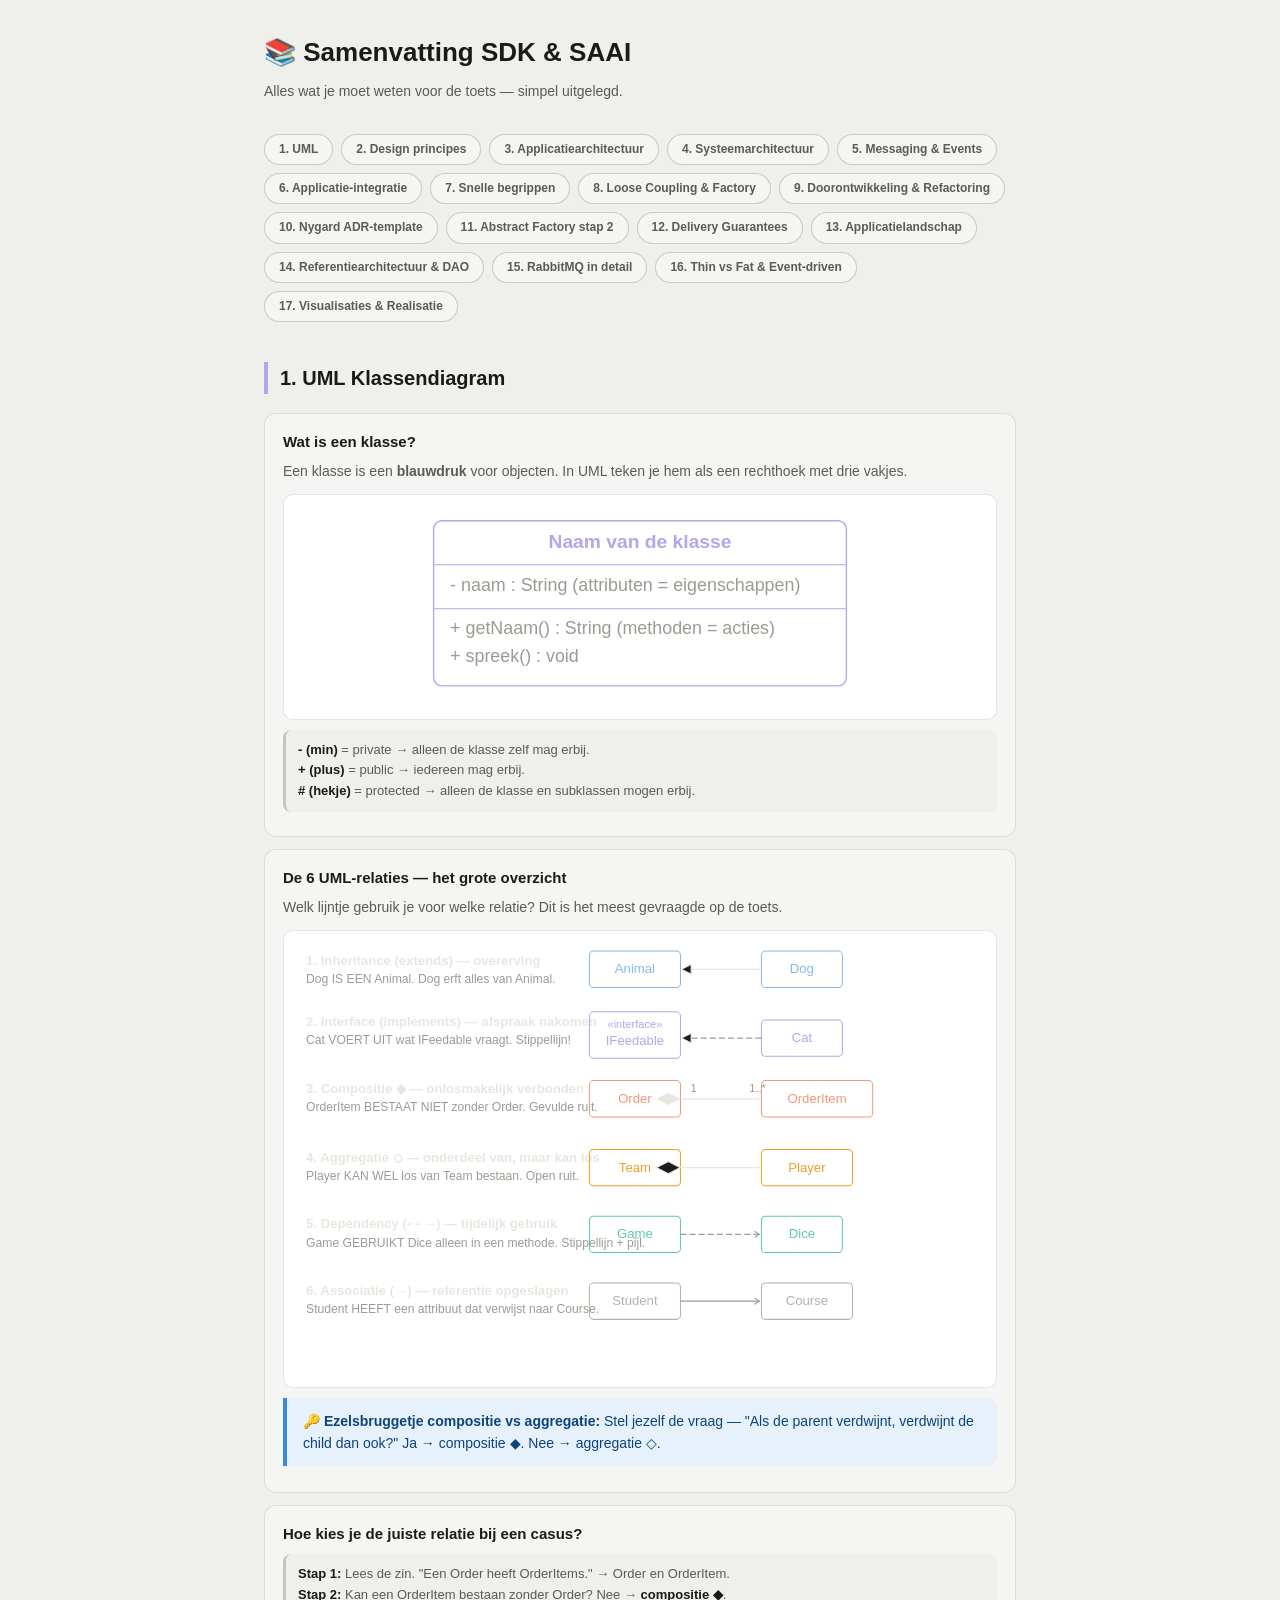
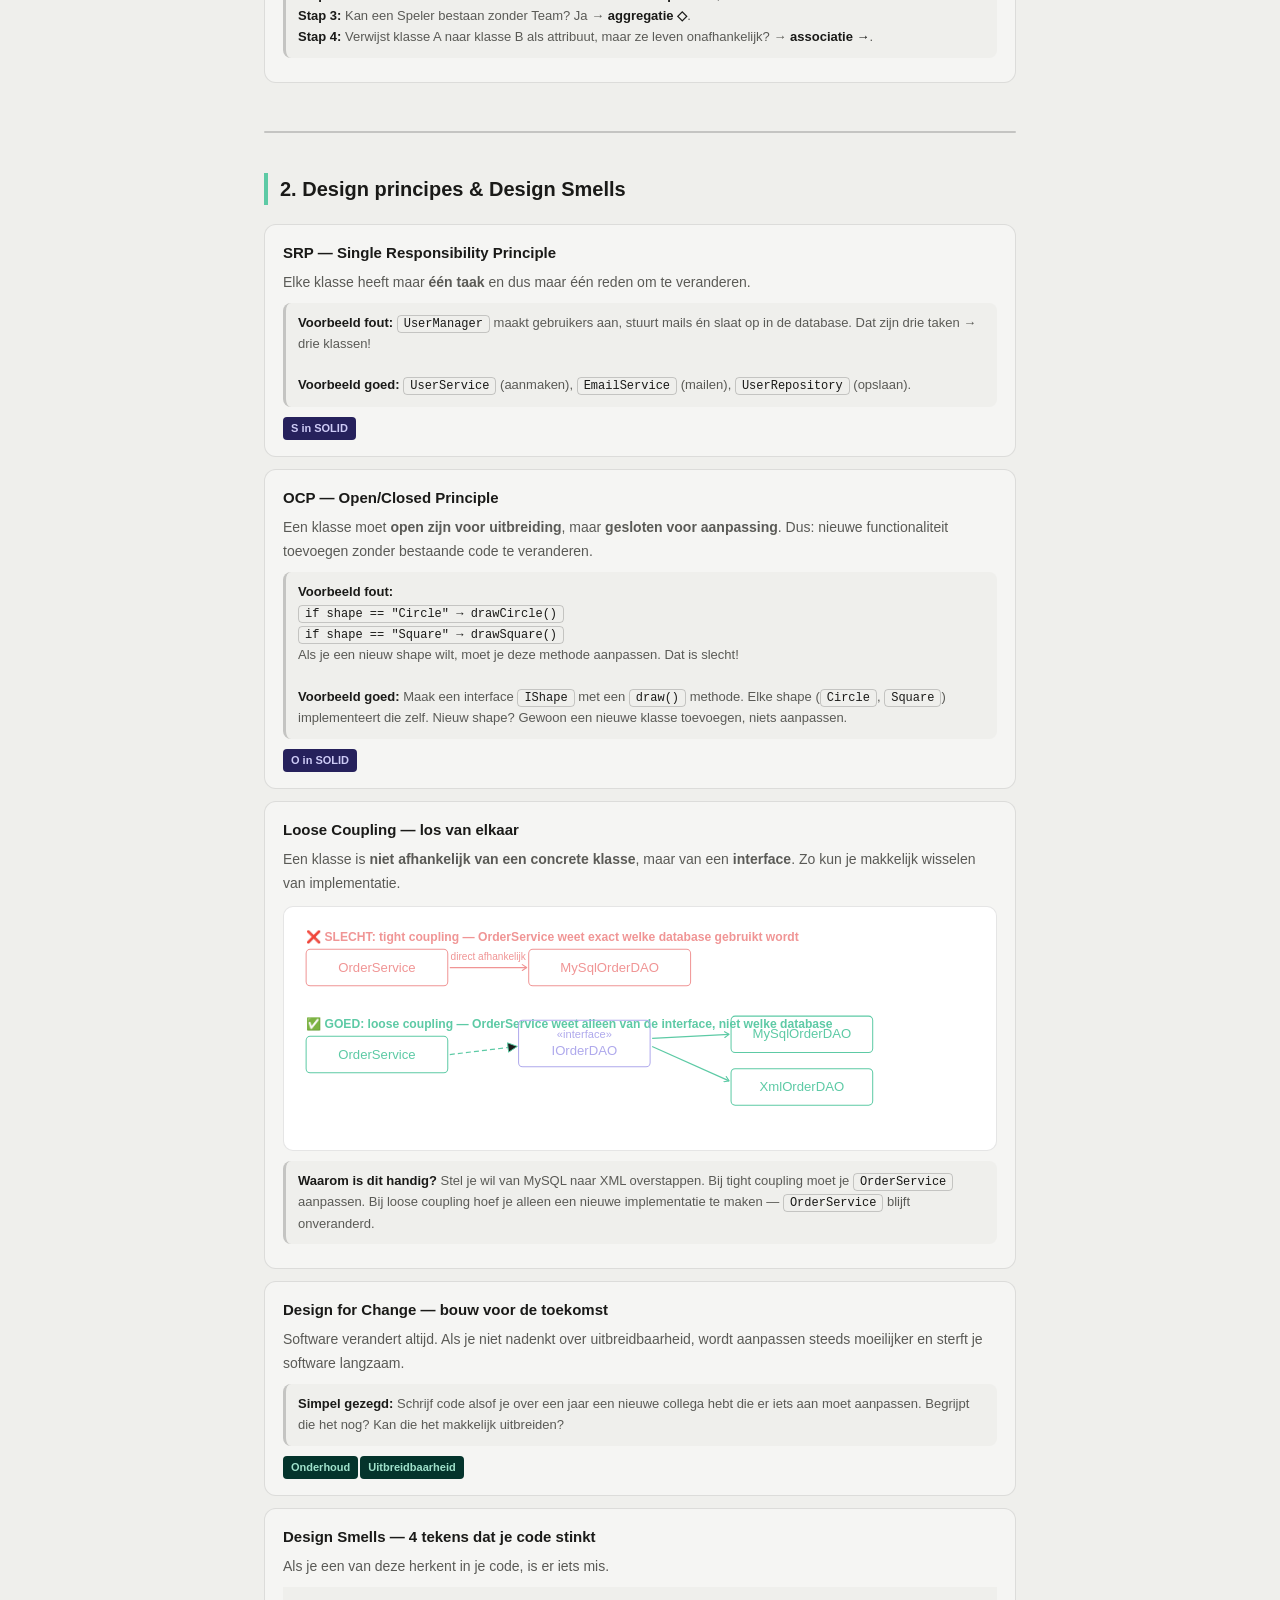
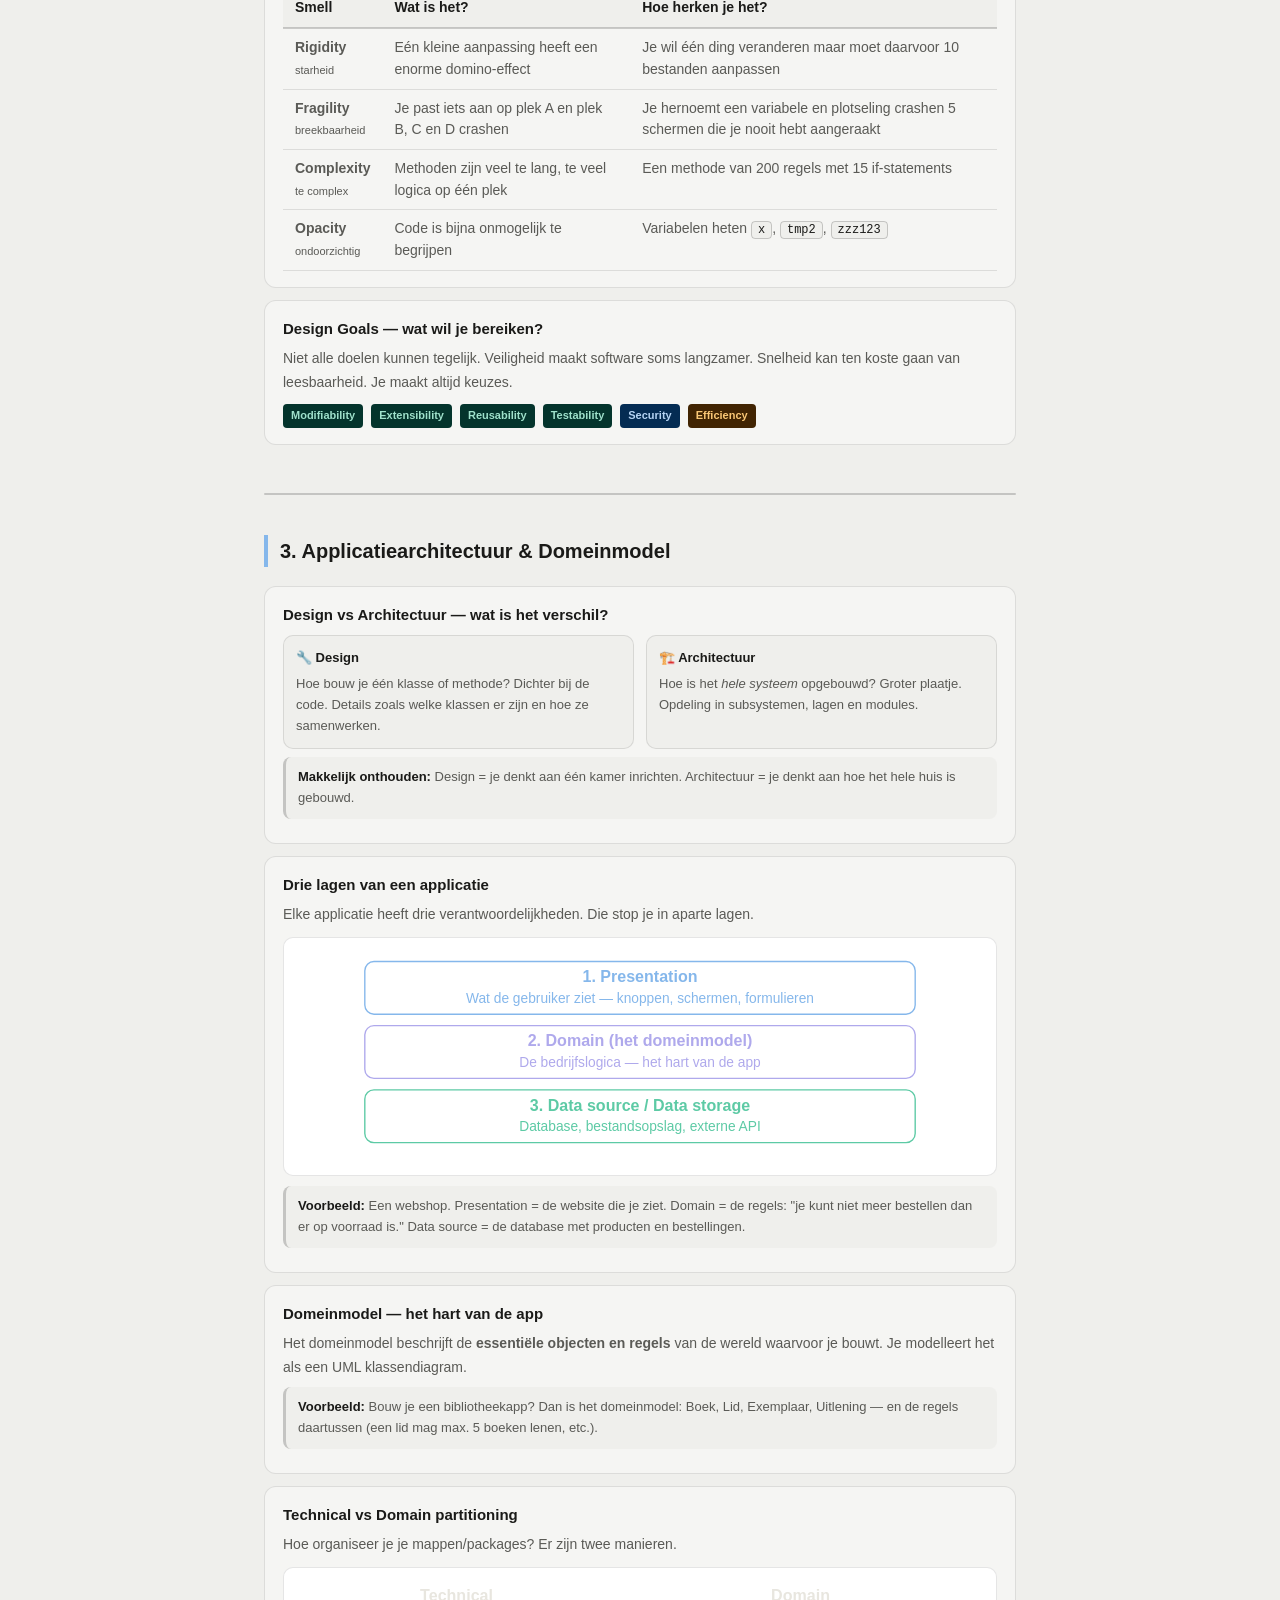
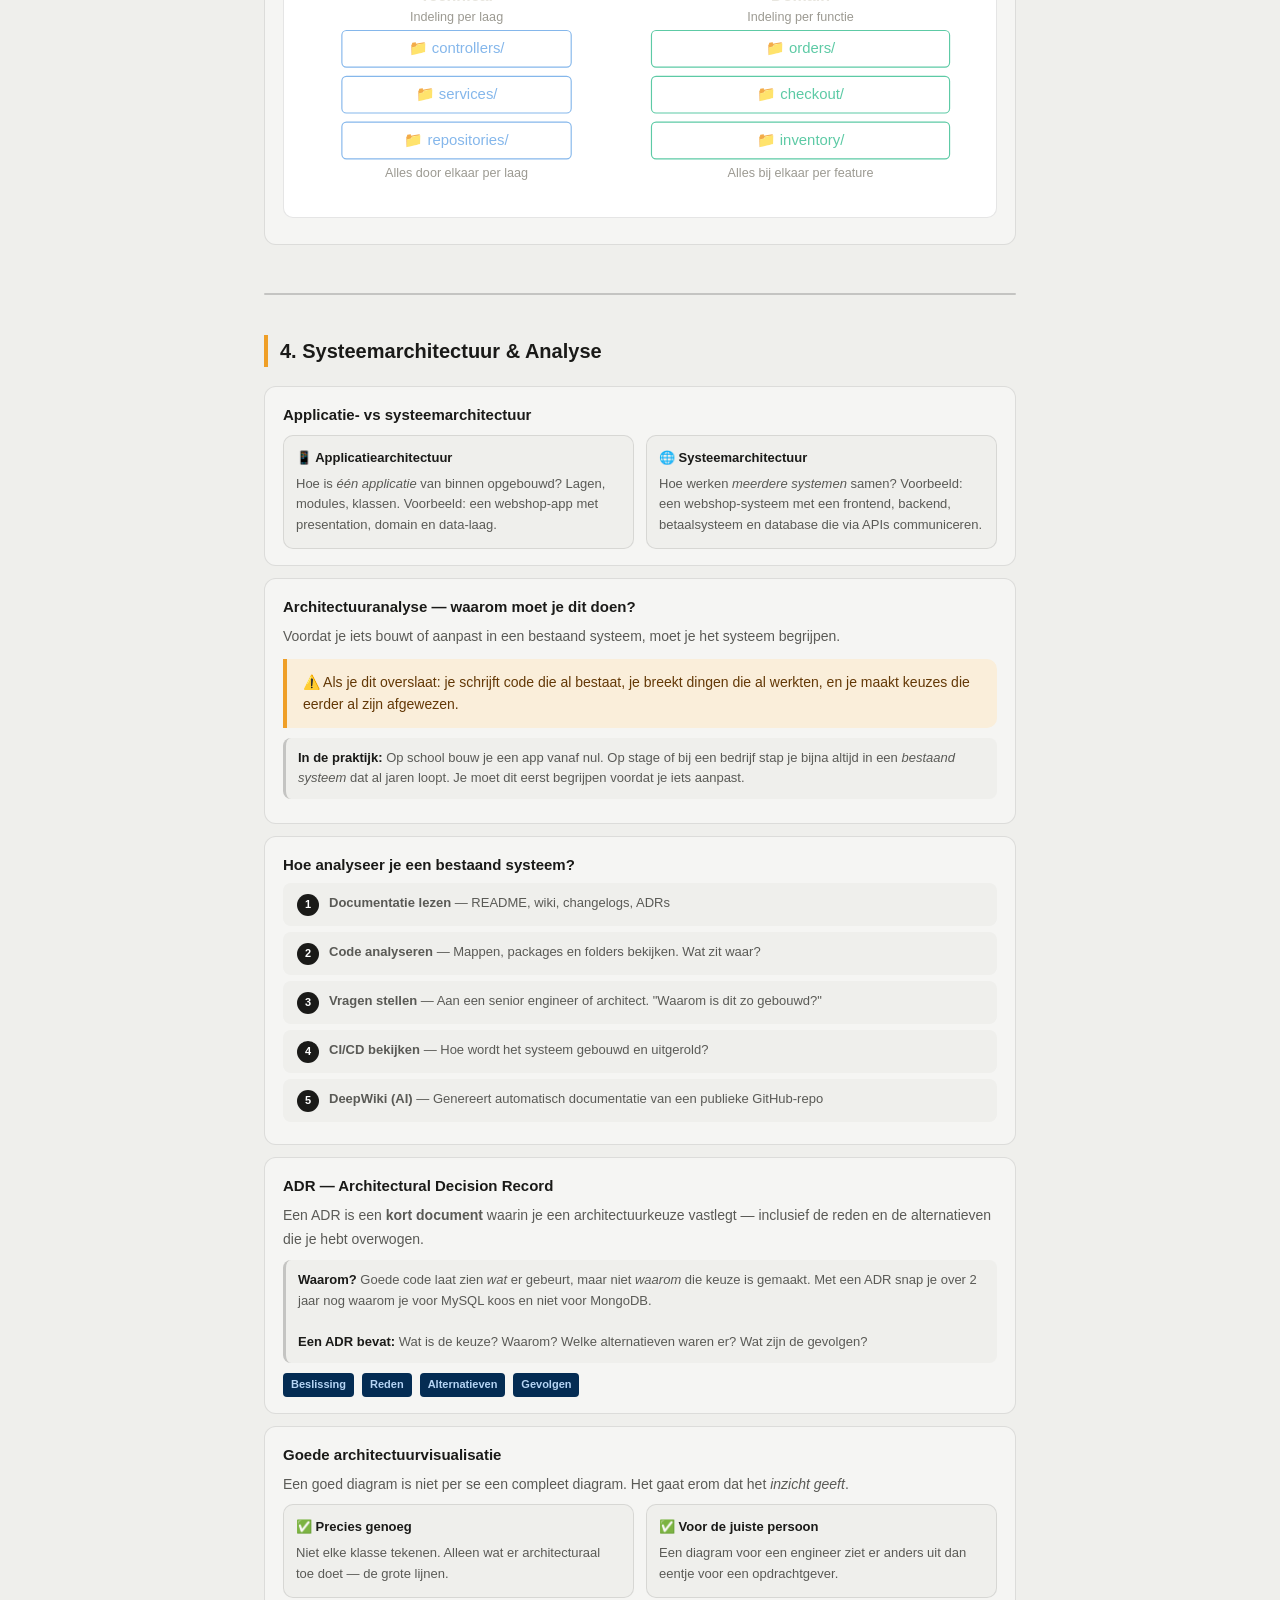
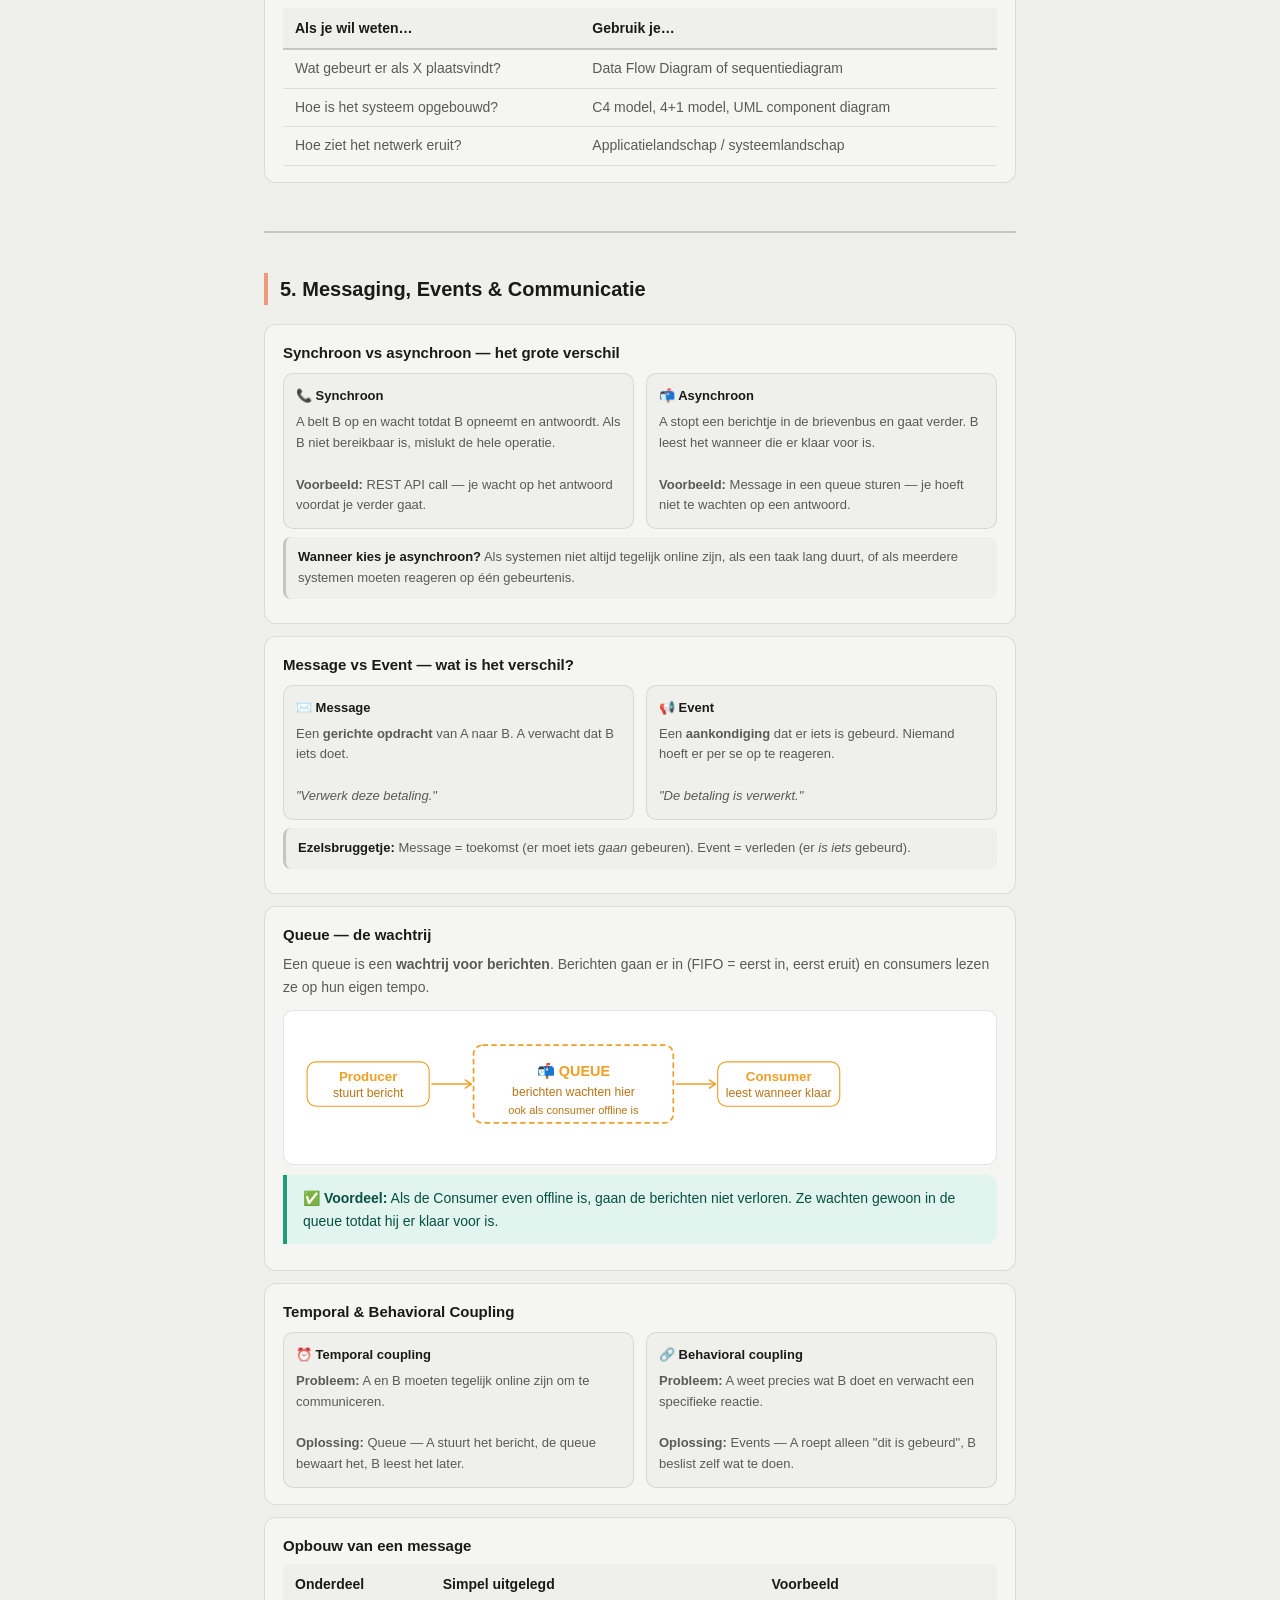
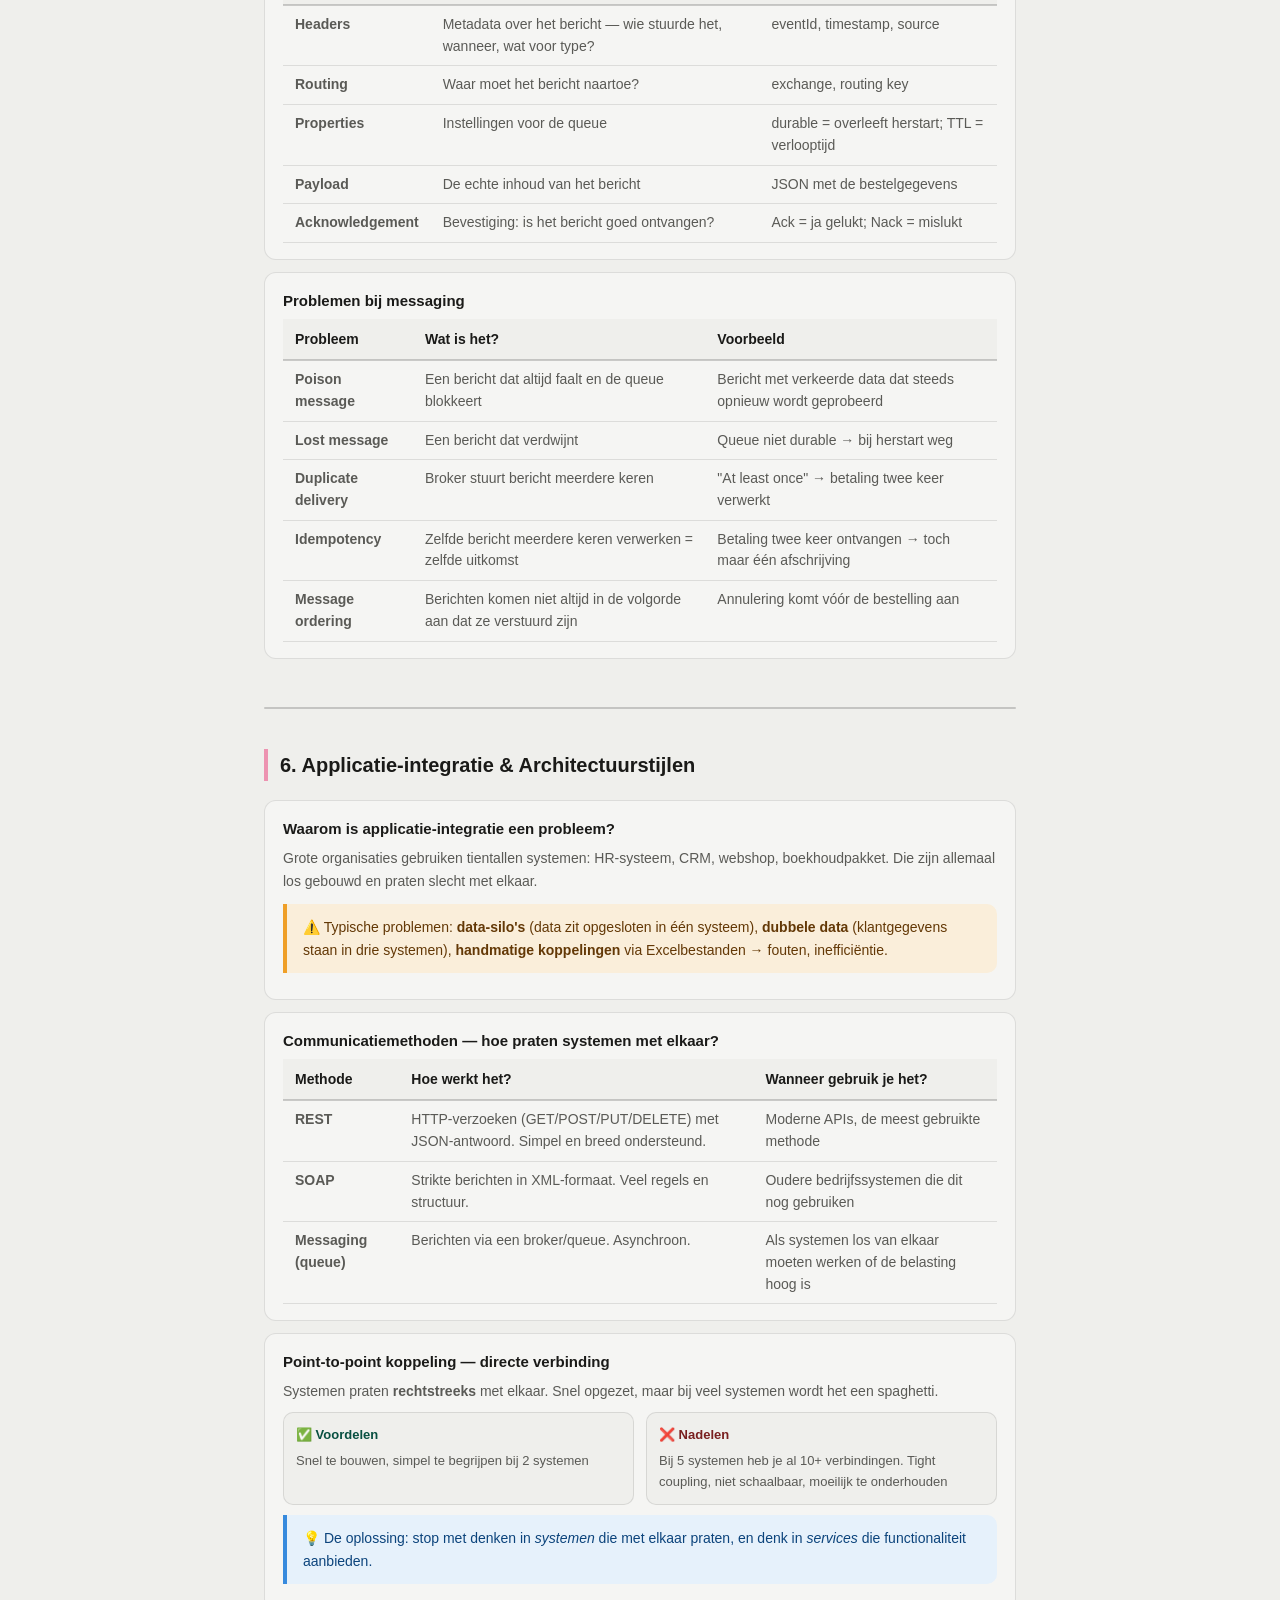
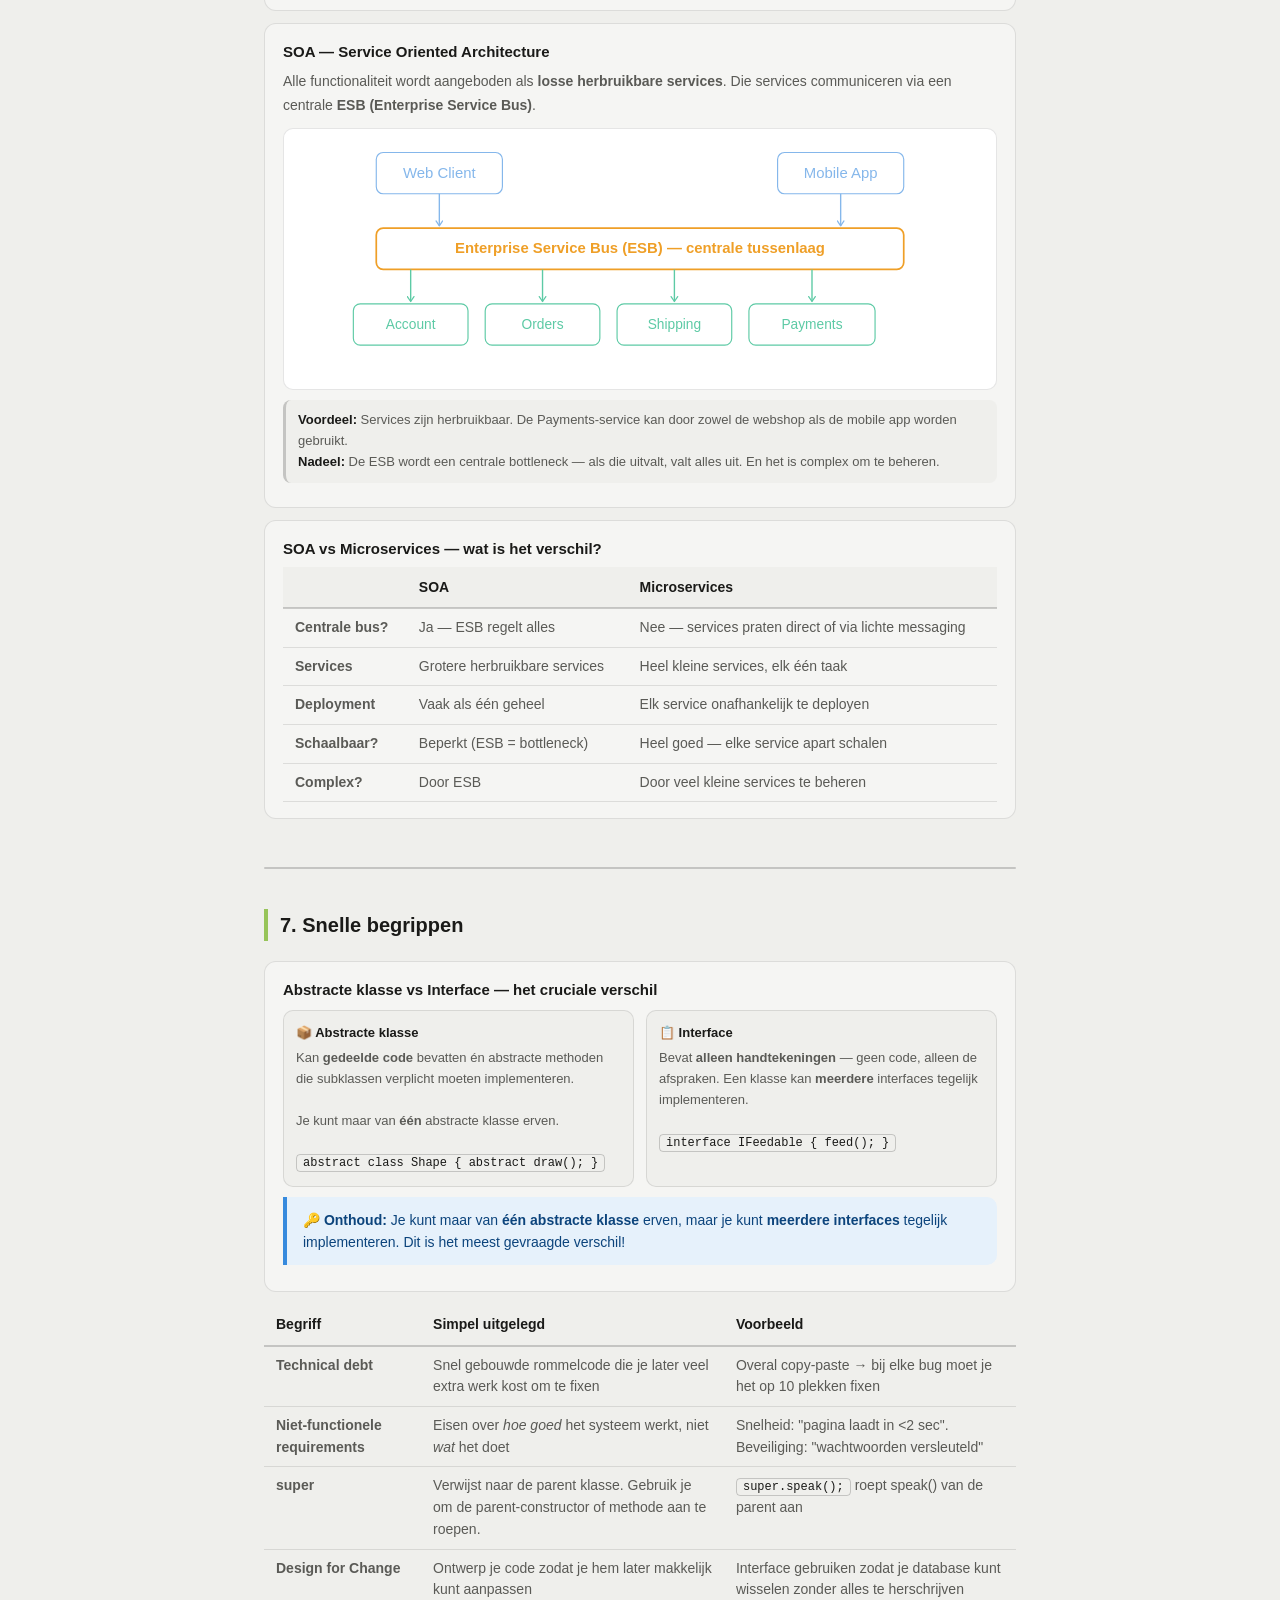
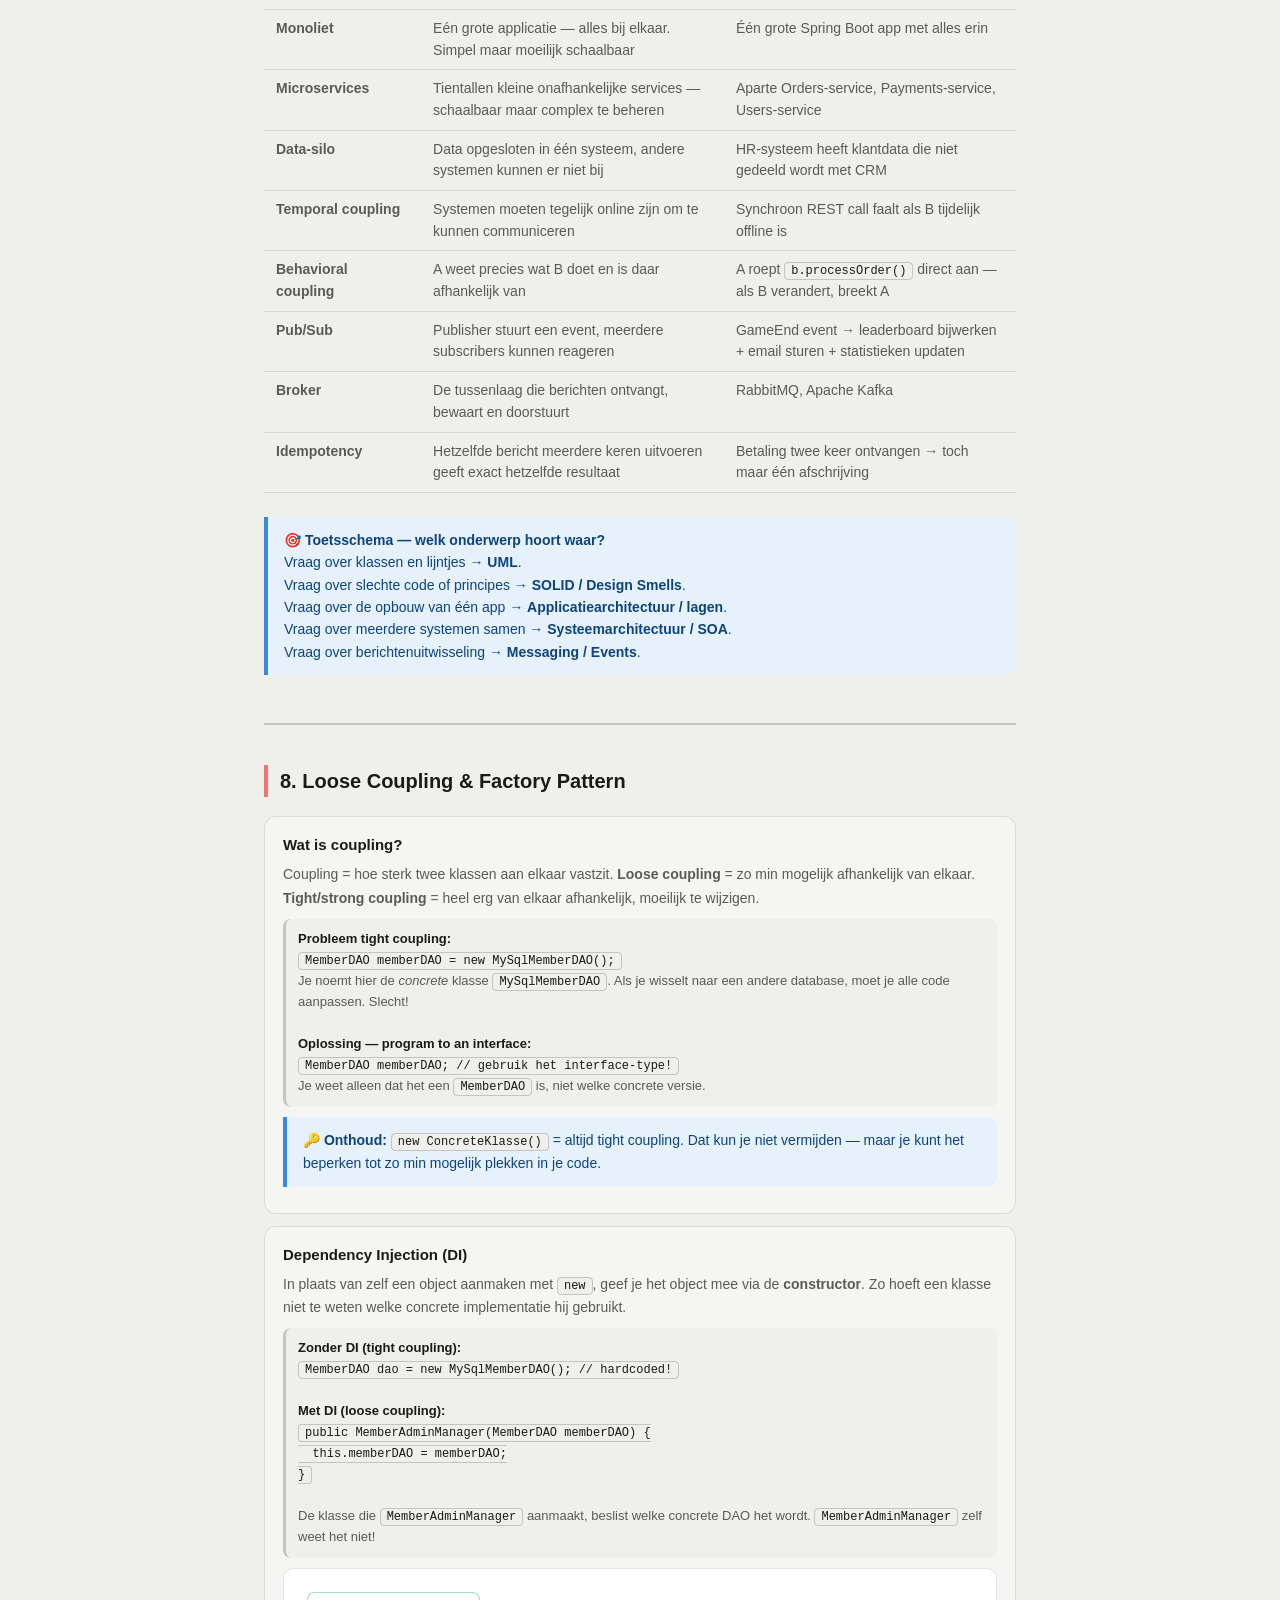
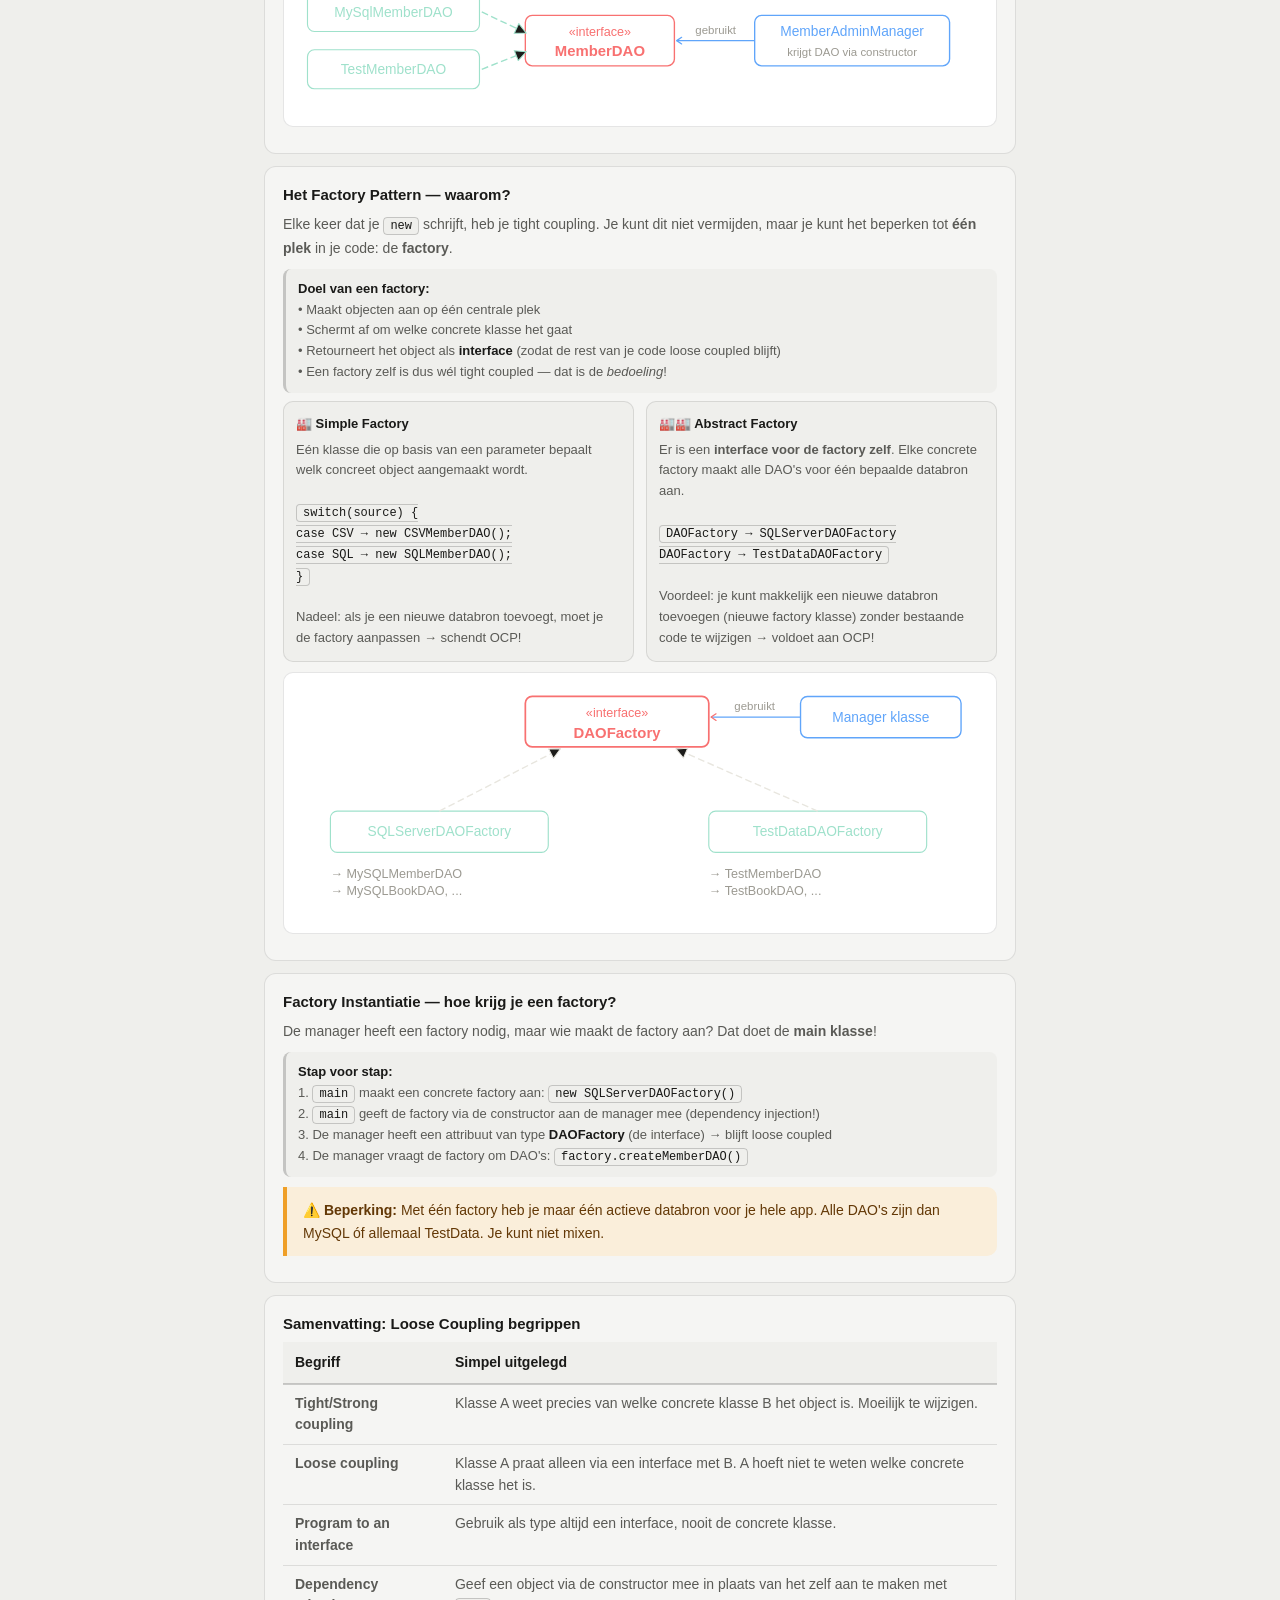
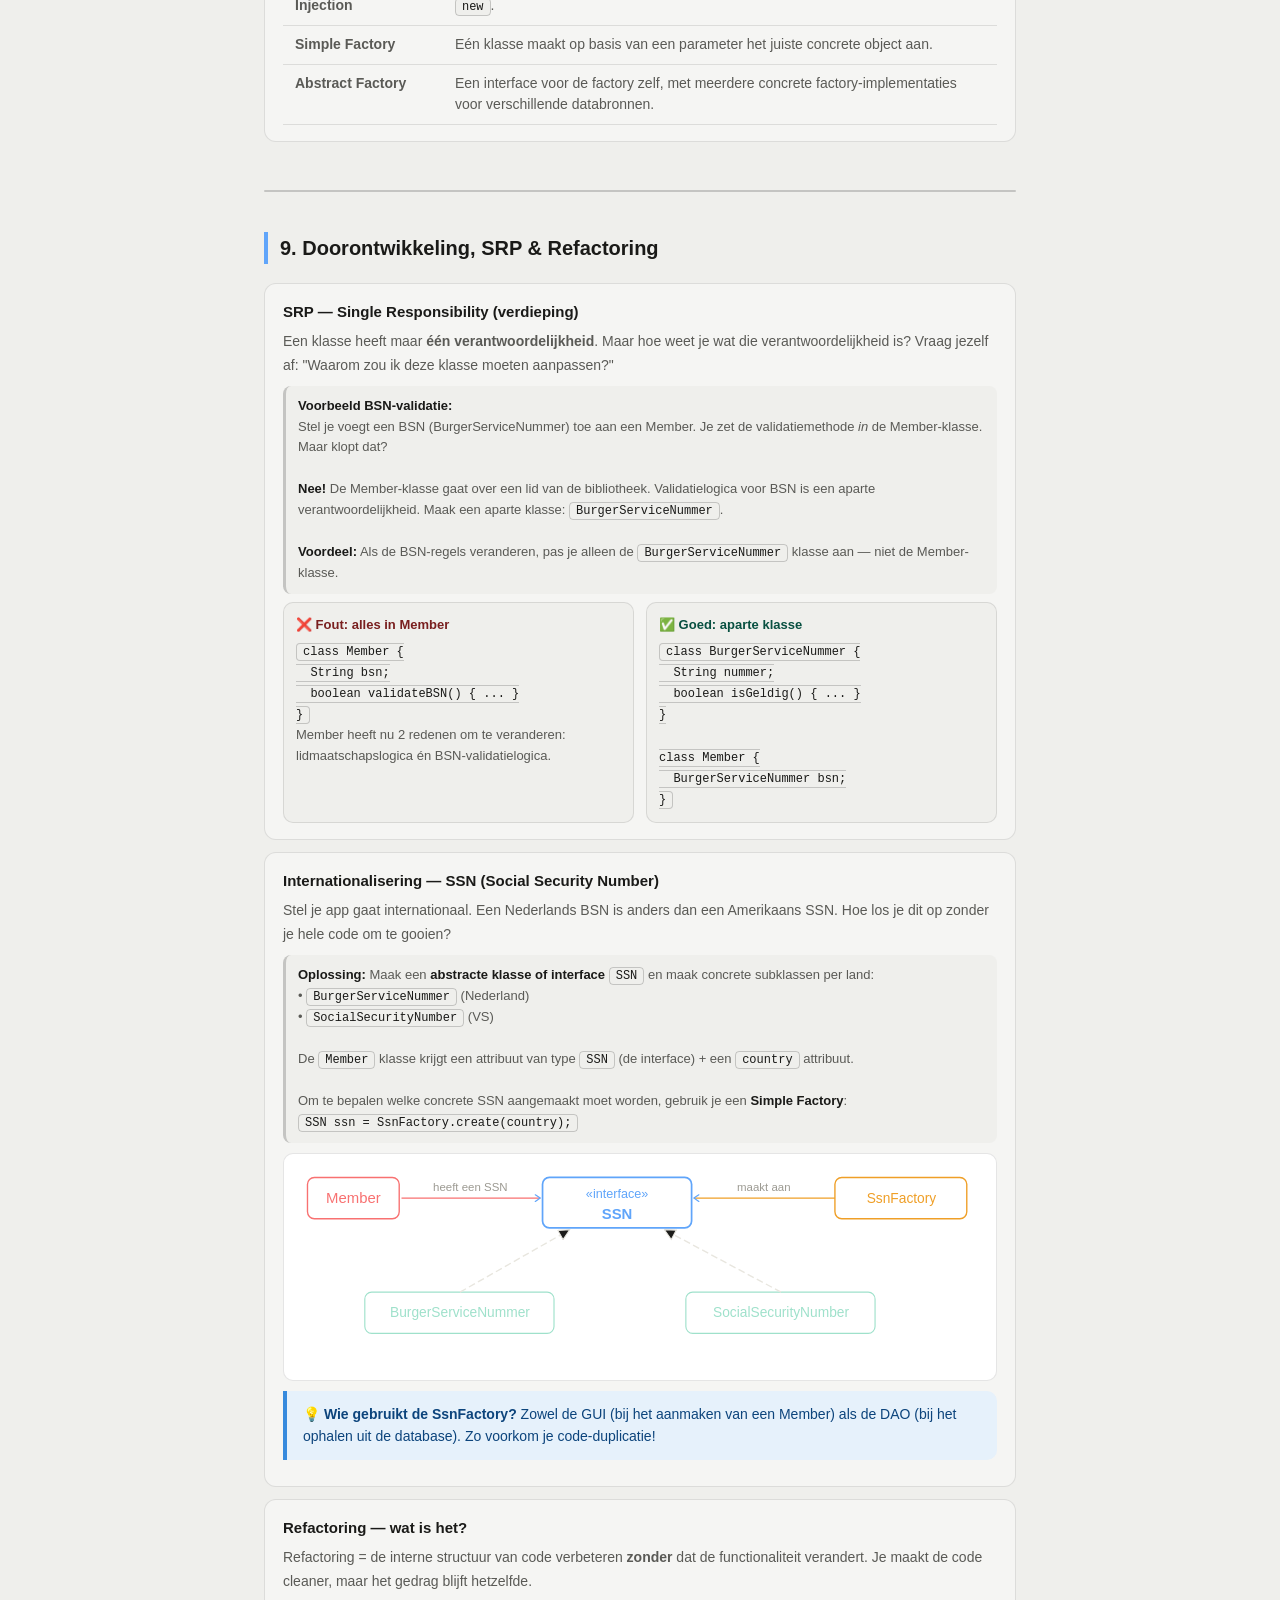
<file: samenvatting_sdk_saai_v5.html>
<!DOCTYPE html>
<html lang="nl">
<head>
<meta charset="UTF-8">
<meta name="viewport" content="width=device-width, initial-scale=1.0">
<title>Samenvatting SDK & SAAI</title>
<style>
:root {
  --bg: #ffffff; --bg2: #f5f5f3; --bg3: #efefec;
  --text: #1a1a18; --text2: #5a5a56;
  --border: rgba(0,0,0,0.1); --border2: rgba(0,0,0,0.18);
  --tip-bg: #e6f1fb; --tip-border: #378add; --tip-text: #0c447c;
  --warn-bg: #faeeda; --warn-border: #ef9f27; --warn-text: #633806;
  --good-bg: #e1f5ee; --good-border: #1d9e75; --good-text: #085041;
  --success: #085041; --danger: #791f1f;
}
@media (prefers-color-scheme: dark) {
  :root {
    --bg: #1c1c1a; --bg2: #252523; --bg3: #2e2e2b;
    --text: #e8e6df; --text2: #9c9a92;
    --border: rgba(255,255,255,0.08); --border2: rgba(255,255,255,0.15);
    --tip-bg: #042c53; --tip-border: #378add; --tip-text: #b5d4f4;
    --warn-bg: #412402; --warn-border: #ef9f27; --warn-text: #fac775;
    --good-bg: #04342c; --good-border: #1d9e75; --good-text: #9fe1cb;
    --success: #9fe1cb; --danger: #f7c1c1;
  }
}
*{box-sizing:border-box;margin:0;padding:0}
body{font-family:-apple-system,BlinkMacSystemFont,'Segoe UI',sans-serif;background:var(--bg3);color:var(--text);line-height:1.6;font-size:15px}
.wrap{max-width:800px;margin:0 auto;padding:2rem 1.5rem 5rem}
h1{font-size:26px;font-weight:700;color:var(--text);margin:0 0 6px}
.sub{font-size:14px;color:var(--text2);margin-bottom:2rem}
.nav{display:flex;flex-wrap:wrap;gap:8px;margin-bottom:2.5rem}
.nav a{font-size:12px;font-weight:600;padding:5px 14px;border-radius:20px;border:1px solid var(--border2);color:var(--text2);text-decoration:none;cursor:pointer;background:var(--bg2);transition:all .15s}
.nav a:hover{background:var(--bg);color:var(--text)}
.sec{margin-bottom:3rem}
.sec-title{font-size:20px;font-weight:700;color:var(--text);border-left:4px solid;padding-left:12px;margin:0 0 1.2rem}
.s1{border-color:#AFA9EC}.s2{border-color:#5DCAA5}.s3{border-color:#85B7EB}.s4{border-color:#EF9F27}.s5{border-color:#F0997B}.s6{border-color:#ED93B1}.s7{border-color:#97C459}.s8{border-color:#F87171}.s9{border-color:#60A5FA}
.card{background:var(--bg2);border-radius:12px;padding:16px 18px;margin-bottom:12px;border:0.5px solid var(--border)}
.card-title{font-size:15px;font-weight:700;color:var(--text);margin:0 0 6px}
.card-body{font-size:14px;color:var(--text2);line-height:1.7;margin:0 0 8px}
.explain{font-size:13px;color:var(--text2);background:var(--bg3);border-radius:8px;padding:10px 12px;margin:8px 0;line-height:1.6;border-left:3px solid var(--border2)}
.explain b{color:var(--text)}
.tag{display:inline-block;font-size:11px;font-weight:700;border-radius:4px;padding:3px 8px;margin:2px 2px 0 0}
.tp{background:#26215C;color:#CECBF6}.tt{background:#04342C;color:#9FE1CB}.tb{background:#042C53;color:#B5D4F4}.ta{background:#412402;color:#FAC775}.tr{background:#501313;color:#F7C1C1}.tg{background:#173404;color:#C0DD97}
code{font-family:'Courier New',monospace;font-size:12px;background:var(--bg3);border:1px solid var(--border2);border-radius:4px;padding:1px 6px;color:var(--text)}
.tip{background:var(--tip-bg);border-left:4px solid var(--tip-border);border-radius:0 10px 10px 0;padding:12px 16px;font-size:14px;color:var(--tip-text);margin:10px 0;line-height:1.6}
.good{background:var(--good-bg);border-left:4px solid var(--good-border);border-radius:0 10px 10px 0;padding:12px 16px;font-size:14px;color:var(--good-text);margin:10px 0;line-height:1.6}
.warn{background:var(--warn-bg);border-left:4px solid var(--warn-border);border-radius:0 10px 10px 0;padding:12px 16px;font-size:14px;color:var(--warn-text);margin:10px 0;line-height:1.6}
.two{display:grid;grid-template-columns:1fr 1fr;gap:12px}
@media(max-width:540px){.two{grid-template-columns:1fr}}
table.t{width:100%;border-collapse:collapse;font-size:14px}
table.t th{background:var(--bg3);font-weight:700;padding:9px 12px;text-align:left;color:var(--text);border-bottom:2px solid var(--border2)}
table.t td{padding:8px 12px;color:var(--text2);border-bottom:0.5px solid var(--border);vertical-align:top;line-height:1.55}
.dw{background:var(--bg);border-radius:10px;border:0.5px solid var(--border);padding:12px;margin:10px 0;overflow-x:auto}
.divider{height:2px;background:var(--border2);margin:2.5rem 0;border-radius:2px}
.inner{background:var(--bg3);border-radius:10px;padding:12px;border:0.5px solid var(--border)}
.inner-title{font-size:13px;font-weight:700;color:var(--text);margin-bottom:5px}
.inner-body{font-size:13px;color:var(--text2);line-height:1.6}
.vs{display:grid;grid-template-columns:1fr auto 1fr;gap:0;align-items:center;margin:10px 0}
.vs-mid{text-align:center;font-size:18px;font-weight:700;color:var(--text2);padding:0 12px}
svg text{font-family:-apple-system,BlinkMacSystemFont,'Segoe UI',sans-serif}
.emoji-title{font-size:22px;margin-right:6px}
.stap{background:var(--bg3);border-radius:8px;padding:10px 14px;margin:6px 0;font-size:13px;color:var(--text2);display:flex;gap:10px;align-items:flex-start}
.stap-num{background:var(--text);color:var(--bg);border-radius:50%;width:22px;height:22px;display:flex;align-items:center;justify-content:center;font-size:11px;font-weight:700;flex-shrink:0;margin-top:1px}
</style>
</head>
<body>
<div class="wrap">
<h1>📚 Samenvatting SDK & SAAI</h1>
<p class="sub">Alles wat je moet weten voor de toets — simpel uitgelegd.</p>

<nav class="nav">
  <a onclick="document.getElementById('s1').scrollIntoView({behavior:'smooth'})">1. UML</a>
  <a onclick="document.getElementById('s2').scrollIntoView({behavior:'smooth'})">2. Design principes</a>
  <a onclick="document.getElementById('s3').scrollIntoView({behavior:'smooth'})">3. Applicatiearchitectuur</a>
  <a onclick="document.getElementById('s4').scrollIntoView({behavior:'smooth'})">4. Systeemarchitectuur</a>
  <a onclick="document.getElementById('s5').scrollIntoView({behavior:'smooth'})">5. Messaging & Events</a>
  <a onclick="document.getElementById('s6').scrollIntoView({behavior:'smooth'})">6. Applicatie-integratie</a>
  <a onclick="document.getElementById('s7').scrollIntoView({behavior:'smooth'})">7. Snelle begrippen</a>
  <a onclick="document.getElementById('s8').scrollIntoView({behavior:'smooth'})">8. Loose Coupling & Factory</a>
  <a onclick="document.getElementById('s9').scrollIntoView({behavior:'smooth'})">9. Doorontwikkeling & Refactoring</a>
  <a onclick="document.getElementById('s10').scrollIntoView({behavior:'smooth'})">10. Nygard ADR-template</a>
  <a onclick="document.getElementById('s11').scrollIntoView({behavior:'smooth'})">11. Abstract Factory stap 2</a>
  <a onclick="document.getElementById('s12').scrollIntoView({behavior:'smooth'})">12. Delivery Guarantees</a>
  <a onclick="document.getElementById('s13').scrollIntoView({behavior:'smooth'})">13. Applicatielandschap</a>
  <a onclick="document.getElementById('s14').scrollIntoView({behavior:'smooth'})">14. Referentiearchitectuur & DAO</a>
  <a onclick="document.getElementById('s15').scrollIntoView({behavior:'smooth'})">15. RabbitMQ in detail</a>
  <a onclick="document.getElementById('s16').scrollIntoView({behavior:'smooth'})">16. Thin vs Fat & Event-driven</a>
  <a onclick="document.getElementById('s17').scrollIntoView({behavior:'smooth'})">17. Visualisaties & Realisatie</a>
</nav>

<!-- ===== 1. UML ===== -->
<div class="sec" id="s1">
<div class="sec-title s1">1. UML Klassendiagram</div>

<div class="card">
<div class="card-title">Wat is een klasse?</div>
<div class="card-body">Een klasse is een <b>blauwdruk</b> voor objecten. In UML teken je hem als een rechthoek met drie vakjes.</div>
<div class="dw"><svg width="100%" viewBox="0 0 500 140">
<rect x="100" y="10" width="300" height="120" rx="6" fill="none" stroke="#AFA9EC" stroke-width="1"/>
<line x1="100" y1="42" x2="400" y2="42" stroke="#AFA9EC" stroke-width="0.8"/>
<line x1="100" y1="74" x2="400" y2="74" stroke="#AFA9EC" stroke-width="0.8"/>
<text x="250" y="30" text-anchor="middle" font-size="14" font-weight="700" fill="#AFA9EC">Naam van de klasse</text>
<text x="112" y="61" font-size="13" fill="#9c9a92">- naam : String  (attributen = eigenschappen)</text>
<text x="112" y="92" font-size="13" fill="#9c9a92">+ getNaam() : String  (methoden = acties)</text>
<text x="112" y="113" font-size="13" fill="#9c9a92">+ spreek() : void</text>
</svg></div>
<div class="explain">
  <b>- (min)</b> = private → alleen de klasse zelf mag erbij.<br>
  <b>+ (plus)</b> = public → iedereen mag erbij.<br>
  <b># (hekje)</b> = protected → alleen de klasse en subklassen mogen erbij.
</div>
</div>

<div class="card">
<div class="card-title">De 6 UML-relaties — het grote overzicht</div>
<div class="card-body">Welk lijntje gebruik je voor welke relatie? Dit is het meest gevraagde op de toets.</div>
<div class="dw"><svg width="100%" viewBox="0 0 680 420">
<defs>
<marker id="ar" viewBox="0 0 10 10" refX="8" refY="5" markerWidth="6" markerHeight="6" orient="auto-start-reverse"><path d="M2 1L8 5L2 9" fill="none" stroke="#9c9a92" stroke-width="1.5" stroke-linecap="round" stroke-linejoin="round"/></marker>
<marker id="tri" viewBox="0 0 14 14" refX="12" refY="7" markerWidth="9" markerHeight="9" orient="auto"><polygon points="1,1 13,7 1,13" fill="#1c1c1a" stroke="#e8e6df" stroke-width="1.2"/></marker>
</defs>

<text x="10" y="22" font-size="13" font-weight="700" fill="#e8e6df">1. Inheritance (extends) — overerving</text>
<text x="10" y="40" font-size="12" fill="#9c9a92">Dog IS EEN Animal. Dog erft alles van Animal.</text>
<rect x="290" y="8" width="90" height="36" rx="4" fill="none" stroke="#85B7EB" stroke-width="1"/>
<text x="335" y="30" text-anchor="middle" font-size="13" fill="#85B7EB">Animal</text>
<rect x="460" y="8" width="80" height="36" rx="4" fill="none" stroke="#85B7EB" stroke-width="1"/>
<text x="500" y="30" text-anchor="middle" font-size="13" fill="#85B7EB">Dog</text>
<line x1="460" y1="26" x2="382" y2="26" stroke="#e8e6df" stroke-width="1.2" marker-end="url(#tri)"/>

<text x="10" y="82" font-size="13" font-weight="700" fill="#e8e6df">2. Interface (implements) — afspraak nakomen</text>
<text x="10" y="100" font-size="12" fill="#9c9a92">Cat VOERT UIT wat IFeedable vraagt. Stippellijn!</text>
<rect x="290" y="68" width="90" height="46" rx="4" fill="none" stroke="#AFA9EC" stroke-width="1"/>
<text x="335" y="84" text-anchor="middle" font-size="11" fill="#AFA9EC">«interface»</text>
<text x="335" y="101" text-anchor="middle" font-size="13" fill="#AFA9EC">IFeedable</text>
<rect x="460" y="76" width="80" height="36" rx="4" fill="none" stroke="#AFA9EC" stroke-width="1"/>
<text x="500" y="98" text-anchor="middle" font-size="13" fill="#AFA9EC">Cat</text>
<line x1="460" y1="94" x2="382" y2="94" stroke="#9c9a92" stroke-width="1.2" stroke-dasharray="6 3" marker-end="url(#tri)"/>

<text x="10" y="148" font-size="13" font-weight="700" fill="#e8e6df">3. Compositie ◆ — onlosmakelijk verbonden</text>
<text x="10" y="166" font-size="12" fill="#9c9a92">OrderItem BESTAAT NIET zonder Order. Gevulde ruit.</text>
<rect x="290" y="136" width="90" height="36" rx="4" fill="none" stroke="#F0997B" stroke-width="1"/>
<text x="335" y="158" text-anchor="middle" font-size="13" fill="#F0997B">Order</text>
<rect x="460" y="136" width="110" height="36" rx="4" fill="none" stroke="#F0997B" stroke-width="1"/>
<text x="515" y="158" text-anchor="middle" font-size="13" fill="#F0997B">OrderItem</text>
<line x1="380" y1="154" x2="458" y2="154" stroke="#e8e6df" stroke-width="1.2"/>
<polygon points="380,154 368,148 356,154 368,160" fill="#e8e6df"/>
<text x="390" y="147" font-size="11" fill="#9c9a92">1</text>
<text x="448" y="147" font-size="11" fill="#9c9a92">1..*</text>

<text x="10" y="216" font-size="13" font-weight="700" fill="#e8e6df">4. Aggregatie ◇ — onderdeel van, maar kan los</text>
<text x="10" y="234" font-size="12" fill="#9c9a92">Player KAN WEL los van Team bestaan. Open ruit.</text>
<rect x="290" y="204" width="90" height="36" rx="4" fill="none" stroke="#EF9F27" stroke-width="1"/>
<text x="335" y="226" text-anchor="middle" font-size="13" fill="#EF9F27">Team</text>
<rect x="460" y="204" width="90" height="36" rx="4" fill="none" stroke="#EF9F27" stroke-width="1"/>
<text x="505" y="226" text-anchor="middle" font-size="13" fill="#EF9F27">Player</text>
<line x1="380" y1="222" x2="458" y2="222" stroke="#e8e6df" stroke-width="1.2"/>
<polygon points="380,222 368,216 356,222 368,228" fill="#1c1c1a" stroke="#e8e6df" stroke-width="1.2"/>

<text x="10" y="282" font-size="13" font-weight="700" fill="#e8e6df">5. Dependency (- - →) — tijdelijk gebruik</text>
<text x="10" y="300" font-size="12" fill="#9c9a92">Game GEBRUIKT Dice alleen in een methode. Stippellijn + pijl.</text>
<rect x="290" y="270" width="90" height="36" rx="4" fill="none" stroke="#5DCAA5" stroke-width="1"/>
<text x="335" y="292" text-anchor="middle" font-size="13" fill="#5DCAA5">Game</text>
<rect x="460" y="270" width="80" height="36" rx="4" fill="none" stroke="#5DCAA5" stroke-width="1"/>
<text x="500" y="292" text-anchor="middle" font-size="13" fill="#5DCAA5">Dice</text>
<line x1="380" y1="288" x2="458" y2="288" stroke="#9c9a92" stroke-width="1.2" stroke-dasharray="6 3" marker-end="url(#ar)"/>

<text x="10" y="348" font-size="13" font-weight="700" fill="#e8e6df">6. Associatie (→) — referentie opgeslagen</text>
<text x="10" y="366" font-size="12" fill="#9c9a92">Student HEEFT een attribuut dat verwijst naar Course.</text>
<rect x="290" y="336" width="90" height="36" rx="4" fill="none" stroke="#B4B2A9" stroke-width="1"/>
<text x="335" y="358" text-anchor="middle" font-size="13" fill="#B4B2A9">Student</text>
<rect x="460" y="336" width="90" height="36" rx="4" fill="none" stroke="#B4B2A9" stroke-width="1"/>
<text x="505" y="358" text-anchor="middle" font-size="13" fill="#B4B2A9">Course</text>
<line x1="380" y1="354" x2="458" y2="354" stroke="#9c9a92" stroke-width="1.2" marker-end="url(#ar)"/>
</svg></div>
<div class="tip">🔑 <b>Ezelsbruggetje compositie vs aggregatie:</b> Stel jezelf de vraag — "Als de parent verdwijnt, verdwijnt de child dan ook?" Ja → compositie ◆. Nee → aggregatie ◇.</div>
</div>

<div class="card">
<div class="card-title">Hoe kies je de juiste relatie bij een casus?</div>
<div class="explain"><b>Stap 1:</b> Lees de zin. "Een Order heeft OrderItems." → Order en OrderItem.<br>
<b>Stap 2:</b> Kan een OrderItem bestaan zonder Order? Nee → <b>compositie ◆</b>.<br>
<b>Stap 3:</b> Kan een Speler bestaan zonder Team? Ja → <b>aggregatie ◇</b>.<br>
<b>Stap 4:</b> Verwijst klasse A naar klasse B als attribuut, maar ze leven onafhankelijk? → <b>associatie →</b>.</div>
</div>
</div>

<div class="divider"></div>

<!-- ===== 2. DESIGN ===== -->
<div class="sec" id="s2">
<div class="sec-title s2">2. Design principes & Design Smells</div>

<div class="card">
<div class="card-title">SRP — Single Responsibility Principle</div>
<div class="card-body">Elke klasse heeft maar <b>één taak</b> en dus maar één reden om te veranderen.</div>
<div class="explain"><b>Voorbeeld fout:</b> <code>UserManager</code> maakt gebruikers aan, stuurt mails én slaat op in de database. Dat zijn drie taken → drie klassen!<br><br>
<b>Voorbeeld goed:</b> <code>UserService</code> (aanmaken), <code>EmailService</code> (mailen), <code>UserRepository</code> (opslaan).</div>
<span class="tag tp">S in SOLID</span>
</div>

<div class="card">
<div class="card-title">OCP — Open/Closed Principle</div>
<div class="card-body">Een klasse moet <b>open zijn voor uitbreiding</b>, maar <b>gesloten voor aanpassing</b>. Dus: nieuwe functionaliteit toevoegen zonder bestaande code te veranderen.</div>
<div class="explain"><b>Voorbeeld fout:</b><br>
<code>if shape == "Circle" → drawCircle()</code><br>
<code>if shape == "Square" → drawSquare()</code><br>
Als je een nieuw shape wilt, moet je deze methode aanpassen. Dat is slecht!<br><br>
<b>Voorbeeld goed:</b> Maak een interface <code>IShape</code> met een <code>draw()</code> methode. Elke shape (<code>Circle</code>, <code>Square</code>) implementeert die zelf. Nieuw shape? Gewoon een nieuwe klasse toevoegen, niets aanpassen.</div>
<span class="tag tp">O in SOLID</span>
</div>

<div class="card">
<div class="card-title">Loose Coupling — los van elkaar</div>
<div class="card-body">Een klasse is <b>niet afhankelijk van een concrete klasse</b>, maar van een <b>interface</b>. Zo kun je makkelijk wisselen van implementatie.</div>
<div class="dw"><svg width="100%" viewBox="0 0 680 210">
<defs>
<marker id="ar2" viewBox="0 0 10 10" refX="8" refY="5" markerWidth="6" markerHeight="6" orient="auto-start-reverse"><path d="M2 1L8 5L2 9" fill="none" stroke="#F09595" stroke-width="1.5" stroke-linecap="round" stroke-linejoin="round"/></marker>
<marker id="ar2g" viewBox="0 0 10 10" refX="8" refY="5" markerWidth="6" markerHeight="6" orient="auto-start-reverse"><path d="M2 1L8 5L2 9" fill="none" stroke="#5DCAA5" stroke-width="1.5" stroke-linecap="round" stroke-linejoin="round"/></marker>
<marker id="tri2" viewBox="0 0 14 14" refX="12" refY="7" markerWidth="9" markerHeight="9" orient="auto"><polygon points="1,1 13,7 1,13" fill="#1c1c1a" stroke="#5DCAA5" stroke-width="1.2"/></marker>
</defs>
<text x="10" y="22" font-size="12" font-weight="700" fill="#F09595">❌ SLECHT: tight coupling — OrderService weet exact welke database gebruikt wordt</text>
<rect x="10" y="30" width="140" height="36" rx="4" fill="none" stroke="#F09595" stroke-width="1"/>
<text x="80" y="52" text-anchor="middle" font-size="13" fill="#F09595">OrderService</text>
<rect x="230" y="30" width="160" height="36" rx="4" fill="none" stroke="#F09595" stroke-width="1"/>
<text x="310" y="52" text-anchor="middle" font-size="13" fill="#F09595">MySqlOrderDAO</text>
<line x1="152" y1="48" x2="228" y2="48" stroke="#F09595" stroke-width="1.2" marker-end="url(#ar2)"/>
<text x="190" y="41" text-anchor="middle" font-size="10" fill="#F09595">direct afhankelijk</text>

<text x="10" y="108" font-size="12" font-weight="700" fill="#5DCAA5">✅ GOED: loose coupling — OrderService weet alleen van de interface, niet welke database</text>
<rect x="10" y="116" width="140" height="36" rx="4" fill="none" stroke="#5DCAA5" stroke-width="1"/>
<text x="80" y="138" text-anchor="middle" font-size="13" fill="#5DCAA5">OrderService</text>
<rect x="220" y="100" width="130" height="46" rx="4" fill="none" stroke="#AFA9EC" stroke-width="1"/>
<text x="285" y="118" text-anchor="middle" font-size="11" fill="#AFA9EC">«interface»</text>
<text x="285" y="134" text-anchor="middle" font-size="13" fill="#AFA9EC">IOrderDAO</text>
<rect x="430" y="96" width="140" height="36" rx="4" fill="none" stroke="#5DCAA5" stroke-width="1"/>
<text x="500" y="118" text-anchor="middle" font-size="13" fill="#5DCAA5">MySqlOrderDAO</text>
<rect x="430" y="148" width="140" height="36" rx="4" fill="none" stroke="#5DCAA5" stroke-width="1"/>
<text x="500" y="170" text-anchor="middle" font-size="13" fill="#5DCAA5">XmlOrderDAO</text>
<line x1="152" y1="134" x2="218" y2="126" stroke="#5DCAA5" stroke-width="1.2" stroke-dasharray="5 3" marker-end="url(#tri2)"/>
<line x1="352" y1="118" x2="428" y2="114" stroke="#5DCAA5" stroke-width="1.2" marker-end="url(#ar2g)"/>
<line x1="352" y1="126" x2="428" y2="160" stroke="#5DCAA5" stroke-width="1.2" marker-end="url(#ar2g)"/>
</svg></div>
<div class="explain"><b>Waarom is dit handig?</b> Stel je wil van MySQL naar XML overstappen. Bij tight coupling moet je <code>OrderService</code> aanpassen. Bij loose coupling hoef je alleen een nieuwe implementatie te maken — <code>OrderService</code> blijft onveranderd.</div>
</div>

<div class="card">
<div class="card-title">Design for Change — bouw voor de toekomst</div>
<div class="card-body">Software verandert altijd. Als je niet nadenkt over uitbreidbaarheid, wordt aanpassen steeds moeilijker en sterft je software langzaam.</div>
<div class="explain"><b>Simpel gezegd:</b> Schrijf code alsof je over een jaar een nieuwe collega hebt die er iets aan moet aanpassen. Begrijpt die het nog? Kan die het makkelijk uitbreiden?</div>
<span class="tag tt">Onderhoud</span><span class="tag tt">Uitbreidbaarheid</span>
</div>

<div class="card">
<div class="card-title">Design Smells — 4 tekens dat je code stinkt</div>
<div class="card-body">Als je een van deze herkent in je code, is er iets mis.</div>
<table class="t">
<tr><th>Smell</th><th>Wat is het?</th><th>Hoe herken je het?</th></tr>
<tr><td><b>Rigidity</b><br><span style="font-size:11px;color:var(--text2)">starheid</span></td><td>Eén kleine aanpassing heeft een enorme domino-effect</td><td>Je wil één ding veranderen maar moet daarvoor 10 bestanden aanpassen</td></tr>
<tr><td><b>Fragility</b><br><span style="font-size:11px;color:var(--text2)">breekbaarheid</span></td><td>Je past iets aan op plek A en plek B, C en D crashen</td><td>Je hernoemt een variabele en plotseling crashen 5 schermen die je nooit hebt aangeraakt</td></tr>
<tr><td><b>Complexity</b><br><span style="font-size:11px;color:var(--text2)">te complex</span></td><td>Methoden zijn veel te lang, te veel logica op één plek</td><td>Een methode van 200 regels met 15 if-statements</td></tr>
<tr><td><b>Opacity</b><br><span style="font-size:11px;color:var(--text2)">ondoorzichtig</span></td><td>Code is bijna onmogelijk te begrijpen</td><td>Variabelen heten <code>x</code>, <code>tmp2</code>, <code>zzz123</code></td></tr>
</table>
</div>

<div class="card">
<div class="card-title">Design Goals — wat wil je bereiken?</div>
<div class="card-body">Niet alle doelen kunnen tegelijk. Veiligheid maakt software soms langzamer. Snelheid kan ten koste gaan van leesbaarheid. Je maakt altijd keuzes.</div>
<div style="display:flex;flex-wrap:wrap;gap:6px;margin-top:6px">
<span class="tag tt">Modifiability</span><span class="tag tt">Extensibility</span><span class="tag tt">Reusability</span><span class="tag tt">Testability</span><span class="tag tb">Security</span><span class="tag ta">Efficiency</span>
</div>
</div>
</div>

<div class="divider"></div>

<!-- ===== 3. APPLICATIEARCHITECTUUR ===== -->
<div class="sec" id="s3">
<div class="sec-title s3">3. Applicatiearchitectuur & Domeinmodel</div>

<div class="card">
<div class="card-title">Design vs Architectuur — wat is het verschil?</div>
<div class="two" style="margin-top:8px">
<div class="inner">
  <div class="inner-title">🔧 Design</div>
  <div class="inner-body">Hoe bouw je één klasse of methode? Dichter bij de code. Details zoals welke klassen er zijn en hoe ze samenwerken.</div>
</div>
<div class="inner">
  <div class="inner-title">🏗️ Architectuur</div>
  <div class="inner-body">Hoe is het <i>hele systeem</i> opgebouwd? Groter plaatje. Opdeling in subsystemen, lagen en modules.</div>
</div>
</div>
<div class="explain"><b>Makkelijk onthouden:</b> Design = je denkt aan één kamer inrichten. Architectuur = je denkt aan hoe het hele huis is gebouwd.</div>
</div>

<div class="card">
<div class="card-title">Drie lagen van een applicatie</div>
<div class="card-body">Elke applicatie heeft drie verantwoordelijkheden. Die stop je in aparte lagen.</div>
<div class="dw"><svg width="100%" viewBox="0 0 600 180">
<rect x="60" y="10" width="480" height="46" rx="8" fill="none" stroke="#85B7EB" stroke-width="1.2"/>
<text x="300" y="28" text-anchor="middle" font-size="14" font-weight="700" fill="#85B7EB">1. Presentation</text>
<text x="300" y="46" text-anchor="middle" font-size="12" fill="#85B7EB">Wat de gebruiker ziet — knoppen, schermen, formulieren</text>
<rect x="60" y="66" width="480" height="46" rx="8" fill="none" stroke="#AFA9EC" stroke-width="1.2"/>
<text x="300" y="84" text-anchor="middle" font-size="14" font-weight="700" fill="#AFA9EC">2. Domain (het domeinmodel)</text>
<text x="300" y="102" text-anchor="middle" font-size="12" fill="#AFA9EC">De bedrijfslogica — het hart van de app</text>
<rect x="60" y="122" width="480" height="46" rx="8" fill="none" stroke="#5DCAA5" stroke-width="1.2"/>
<text x="300" y="140" text-anchor="middle" font-size="14" font-weight="700" fill="#5DCAA5">3. Data source / Data storage</text>
<text x="300" y="158" text-anchor="middle" font-size="12" fill="#5DCAA5">Database, bestandsopslag, externe API</text>
</svg></div>
<div class="explain"><b>Voorbeeld:</b> Een webshop. Presentation = de website die je ziet. Domain = de regels: "je kunt niet meer bestellen dan er op voorraad is." Data source = de database met producten en bestellingen.</div>
</div>

<div class="card">
<div class="card-title">Domeinmodel — het hart van de app</div>
<div class="card-body">Het domeinmodel beschrijft de <b>essentiële objecten en regels</b> van de wereld waarvoor je bouwt. Je modelleert het als een UML klassendiagram.</div>
<div class="explain"><b>Voorbeeld:</b> Bouw je een bibliotheekapp? Dan is het domeinmodel: Boek, Lid, Exemplaar, Uitlening — en de regels daartussen (een lid mag max. 5 boeken lenen, etc.).</div>
</div>

<div class="card">
<div class="card-title">Technical vs Domain partitioning</div>
<div class="card-body">Hoe organiseer je je mappen/packages? Er zijn twee manieren.</div>
<div class="dw"><svg width="100%" viewBox="0 0 600 190">
<text x="140" y="18" text-anchor="middle" font-size="14" font-weight="700" fill="#e8e6df">Technical</text>
<text x="140" y="36" text-anchor="middle" font-size="11" fill="#9c9a92">Indeling per laag</text>
<rect x="40" y="44" width="200" height="32" rx="4" fill="none" stroke="#85B7EB" stroke-width="1"/>
<text x="140" y="64" text-anchor="middle" font-size="13" fill="#85B7EB">📁 controllers/</text>
<rect x="40" y="84" width="200" height="32" rx="4" fill="none" stroke="#85B7EB" stroke-width="1"/>
<text x="140" y="104" text-anchor="middle" font-size="13" fill="#85B7EB">📁 services/</text>
<rect x="40" y="124" width="200" height="32" rx="4" fill="none" stroke="#85B7EB" stroke-width="1"/>
<text x="140" y="144" text-anchor="middle" font-size="13" fill="#85B7EB">📁 repositories/</text>
<text x="140" y="172" text-anchor="middle" font-size="11" fill="#9c9a92">Alles door elkaar per laag</text>

<text x="440" y="18" text-anchor="middle" font-size="14" font-weight="700" fill="#e8e6df">Domain</text>
<text x="440" y="36" text-anchor="middle" font-size="11" fill="#9c9a92">Indeling per functie</text>
<rect x="310" y="44" width="260" height="32" rx="4" fill="none" stroke="#5DCAA5" stroke-width="1"/>
<text x="440" y="64" text-anchor="middle" font-size="13" fill="#5DCAA5">📁 orders/</text>
<rect x="310" y="84" width="260" height="32" rx="4" fill="none" stroke="#5DCAA5" stroke-width="1"/>
<text x="440" y="104" text-anchor="middle" font-size="13" fill="#5DCAA5">📁 checkout/</text>
<rect x="310" y="124" width="260" height="32" rx="4" fill="none" stroke="#5DCAA5" stroke-width="1"/>
<text x="440" y="144" text-anchor="middle" font-size="13" fill="#5DCAA5">📁 inventory/</text>
<text x="440" y="172" text-anchor="middle" font-size="11" fill="#9c9a92">Alles bij elkaar per feature</text>
</svg></div>
</div>
</div>

<div class="divider"></div>

<!-- ===== 4. SYSTEEMARCHITECTUUR ===== -->
<div class="sec" id="s4">
<div class="sec-title s4">4. Systeemarchitectuur & Analyse</div>

<div class="card">
<div class="card-title">Applicatie- vs systeemarchitectuur</div>
<div class="two" style="margin-top:8px">
<div class="inner">
  <div class="inner-title">📱 Applicatiearchitectuur</div>
  <div class="inner-body">Hoe is <i>één applicatie</i> van binnen opgebouwd? Lagen, modules, klassen. Voorbeeld: een webshop-app met presentation, domain en data-laag.</div>
</div>
<div class="inner">
  <div class="inner-title">🌐 Systeemarchitectuur</div>
  <div class="inner-body">Hoe werken <i>meerdere systemen</i> samen? Voorbeeld: een webshop-systeem met een frontend, backend, betaalsysteem en database die via APIs communiceren.</div>
</div>
</div>
</div>

<div class="card">
<div class="card-title">Architectuuranalyse — waarom moet je dit doen?</div>
<div class="card-body">Voordat je iets bouwt of aanpast in een bestaand systeem, moet je het systeem begrijpen.</div>
<div class="warn">⚠️ Als je dit overslaat: je schrijft code die al bestaat, je breekt dingen die al werkten, en je maakt keuzes die eerder al zijn afgewezen.</div>
<div class="explain"><b>In de praktijk:</b> Op school bouw je een app vanaf nul. Op stage of bij een bedrijf stap je bijna altijd in een <i>bestaand systeem</i> dat al jaren loopt. Je moet dit eerst begrijpen voordat je iets aanpast.</div>
</div>

<div class="card">
<div class="card-title">Hoe analyseer je een bestaand systeem?</div>
<div class="stap"><div class="stap-num">1</div><div><b>Documentatie lezen</b> — README, wiki, changelogs, ADRs</div></div>
<div class="stap"><div class="stap-num">2</div><div><b>Code analyseren</b> — Mappen, packages en folders bekijken. Wat zit waar?</div></div>
<div class="stap"><div class="stap-num">3</div><div><b>Vragen stellen</b> — Aan een senior engineer of architect. "Waarom is dit zo gebouwd?"</div></div>
<div class="stap"><div class="stap-num">4</div><div><b>CI/CD bekijken</b> — Hoe wordt het systeem gebouwd en uitgerold?</div></div>
<div class="stap"><div class="stap-num">5</div><div><b>DeepWiki (AI)</b> — Genereert automatisch documentatie van een publieke GitHub-repo</div></div>
</div>

<div class="card">
<div class="card-title">ADR — Architectural Decision Record</div>
<div class="card-body">Een ADR is een <b>kort document</b> waarin je een architectuurkeuze vastlegt — inclusief de reden en de alternatieven die je hebt overwogen.</div>
<div class="explain"><b>Waarom?</b> Goede code laat zien <i>wat</i> er gebeurt, maar niet <i>waarom</i> die keuze is gemaakt. Met een ADR snap je over 2 jaar nog waarom je voor MySQL koos en niet voor MongoDB.<br><br>
<b>Een ADR bevat:</b> Wat is de keuze? Waarom? Welke alternatieven waren er? Wat zijn de gevolgen?</div>
<div style="display:flex;flex-wrap:wrap;gap:6px;margin-top:8px">
<span class="tag tb">Beslissing</span><span class="tag tb">Reden</span><span class="tag tb">Alternatieven</span><span class="tag tb">Gevolgen</span>
</div>
</div>

<div class="card">
<div class="card-title">Goede architectuurvisualisatie</div>
<div class="card-body">Een goed diagram is niet per se een compleet diagram. Het gaat erom dat het <i>inzicht geeft</i>.</div>
<div class="two" style="margin-top:8px">
<div class="inner"><div class="inner-title">✅ Precies genoeg</div><div class="inner-body">Niet elke klasse tekenen. Alleen wat er architecturaal toe doet — de grote lijnen.</div></div>
<div class="inner"><div class="inner-title">✅ Voor de juiste persoon</div><div class="inner-body">Een diagram voor een engineer ziet er anders uit dan eentje voor een opdrachtgever.</div></div>
</div>
<table class="t" style="margin-top:10px">
<tr><th>Als je wil weten…</th><th>Gebruik je…</th></tr>
<tr><td>Wat gebeurt er als X plaatsvindt?</td><td>Data Flow Diagram of sequentiediagram</td></tr>
<tr><td>Hoe is het systeem opgebouwd?</td><td>C4 model, 4+1 model, UML component diagram</td></tr>
<tr><td>Hoe ziet het netwerk eruit?</td><td>Applicatielandschap / systeemlandschap</td></tr>
</table>
</div>
</div>

<div class="divider"></div>

<!-- ===== 5. MESSAGING ===== -->
<div class="sec" id="s5">
<div class="sec-title s5">5. Messaging, Events & Communicatie</div>

<div class="card">
<div class="card-title">Synchroon vs asynchroon — het grote verschil</div>
<div class="two" style="margin-top:8px">
<div class="inner">
  <div class="inner-title">📞 Synchroon</div>
  <div class="inner-body">A belt B op en wacht totdat B opneemt en antwoordt. Als B niet bereikbaar is, mislukt de hele operatie.<br><br><b>Voorbeeld:</b> REST API call — je wacht op het antwoord voordat je verder gaat.</div>
</div>
<div class="inner">
  <div class="inner-title">📬 Asynchroon</div>
  <div class="inner-body">A stopt een berichtje in de brievenbus en gaat verder. B leest het wanneer die er klaar voor is.<br><br><b>Voorbeeld:</b> Message in een queue sturen — je hoeft niet te wachten op een antwoord.</div>
</div>
</div>
<div class="explain"><b>Wanneer kies je asynchroon?</b> Als systemen niet altijd tegelijk online zijn, als een taak lang duurt, of als meerdere systemen moeten reageren op één gebeurtenis.</div>
</div>

<div class="card">
<div class="card-title">Message vs Event — wat is het verschil?</div>
<div class="two" style="margin-top:8px">
<div class="inner">
  <div class="inner-title">✉️ Message</div>
  <div class="inner-body">Een <b>gerichte opdracht</b> van A naar B. A verwacht dat B iets doet.<br><br><i>"Verwerk deze betaling."</i></div>
</div>
<div class="inner">
  <div class="inner-title">📢 Event</div>
  <div class="inner-body">Een <b>aankondiging</b> dat er iets is gebeurd. Niemand hoeft er per se op te reageren.<br><br><i>"De betaling is verwerkt."</i></div>
</div>
</div>
<div class="explain"><b>Ezelsbruggetje:</b> Message = toekomst (er moet iets <i>gaan</i> gebeuren). Event = verleden (er <i>is iets</i> gebeurd).</div>
</div>

<div class="card">
<div class="card-title">Queue — de wachtrij</div>
<div class="card-body">Een queue is een <b>wachtrij voor berichten</b>. Berichten gaan er in (FIFO = eerst in, eerst eruit) en consumers lezen ze op hun eigen tempo.</div>
<div class="dw"><svg width="100%" viewBox="0 0 620 110">
<defs><marker id="ar3" viewBox="0 0 10 10" refX="8" refY="5" markerWidth="6" markerHeight="6" orient="auto-start-reverse"><path d="M2 1L8 5L2 9" fill="none" stroke="#EF9F27" stroke-width="1.5" stroke-linecap="round" stroke-linejoin="round"/></marker></defs>
<rect x="10" y="35" width="110" height="40" rx="8" fill="none" stroke="#EF9F27" stroke-width="1"/>
<text x="65" y="52" text-anchor="middle" font-size="12" font-weight="700" fill="#EF9F27">Producer</text>
<text x="65" y="67" text-anchor="middle" font-size="11" fill="#BA7517">stuurt bericht</text>
<line x1="122" y1="55" x2="158" y2="55" stroke="#EF9F27" stroke-width="1.5" marker-end="url(#ar3)"/>
<rect x="160" y="20" width="180" height="70" rx="8" fill="none" stroke="#EF9F27" stroke-width="1.5" stroke-dasharray="5 3"/>
<text x="250" y="48" text-anchor="middle" font-size="13" font-weight="700" fill="#EF9F27">📬 QUEUE</text>
<text x="250" y="66" text-anchor="middle" font-size="11" fill="#BA7517">berichten wachten hier</text>
<text x="250" y="82" text-anchor="middle" font-size="10" fill="#BA7517">ook als consumer offline is</text>
<line x1="342" y1="55" x2="378" y2="55" stroke="#EF9F27" stroke-width="1.5" marker-end="url(#ar3)"/>
<rect x="380" y="35" width="110" height="40" rx="8" fill="none" stroke="#EF9F27" stroke-width="1"/>
<text x="435" y="52" text-anchor="middle" font-size="12" font-weight="700" fill="#EF9F27">Consumer</text>
<text x="435" y="67" text-anchor="middle" font-size="11" fill="#BA7517">leest wanneer klaar</text>
</svg></div>
<div class="good">✅ <b>Voordeel:</b> Als de Consumer even offline is, gaan de berichten niet verloren. Ze wachten gewoon in de queue totdat hij er klaar voor is.</div>
</div>

<div class="card">
<div class="card-title">Temporal & Behavioral Coupling</div>
<div class="two" style="margin-top:8px">
<div class="inner">
  <div class="inner-title">⏰ Temporal coupling</div>
  <div class="inner-body"><b>Probleem:</b> A en B moeten tegelijk online zijn om te communiceren.<br><br><b>Oplossing:</b> Queue — A stuurt het bericht, de queue bewaart het, B leest het later.</div>
</div>
<div class="inner">
  <div class="inner-title">🔗 Behavioral coupling</div>
  <div class="inner-body"><b>Probleem:</b> A weet precies wat B doet en verwacht een specifieke reactie.<br><br><b>Oplossing:</b> Events — A roept alleen "dit is gebeurd", B beslist zelf wat te doen.</div>
</div>
</div>
</div>

<div class="card">
<div class="card-title">Opbouw van een message</div>
<table class="t">
<tr><th>Onderdeel</th><th>Simpel uitgelegd</th><th>Voorbeeld</th></tr>
<tr><td><b>Headers</b></td><td>Metadata over het bericht — wie stuurde het, wanneer, wat voor type?</td><td>eventId, timestamp, source</td></tr>
<tr><td><b>Routing</b></td><td>Waar moet het bericht naartoe?</td><td>exchange, routing key</td></tr>
<tr><td><b>Properties</b></td><td>Instellingen voor de queue</td><td>durable = overleeft herstart; TTL = verlooptijd</td></tr>
<tr><td><b>Payload</b></td><td>De echte inhoud van het bericht</td><td>JSON met de bestelgegevens</td></tr>
<tr><td><b>Acknowledgement</b></td><td>Bevestiging: is het bericht goed ontvangen?</td><td>Ack = ja gelukt; Nack = mislukt</td></tr>
</table>
</div>

<div class="card">
<div class="card-title">Problemen bij messaging</div>
<table class="t">
<tr><th>Probleem</th><th>Wat is het?</th><th>Voorbeeld</th></tr>
<tr><td><b>Poison message</b></td><td>Een bericht dat altijd faalt en de queue blokkeert</td><td>Bericht met verkeerde data dat steeds opnieuw wordt geprobeerd</td></tr>
<tr><td><b>Lost message</b></td><td>Een bericht dat verdwijnt</td><td>Queue niet durable → bij herstart weg</td></tr>
<tr><td><b>Duplicate delivery</b></td><td>Broker stuurt bericht meerdere keren</td><td>"At least once" → betaling twee keer verwerkt</td></tr>
<tr><td><b>Idempotency</b></td><td>Zelfde bericht meerdere keren verwerken = zelfde uitkomst</td><td>Betaling twee keer ontvangen → toch maar één afschrijving</td></tr>
<tr><td><b>Message ordering</b></td><td>Berichten komen niet altijd in de volgorde aan dat ze verstuurd zijn</td><td>Annulering komt vóór de bestelling aan</td></tr>
</table>
</div>
</div>

<div class="divider"></div>

<!-- ===== 6. APPLICATIE-INTEGRATIE ===== -->
<div class="sec" id="s6">
<div class="sec-title s6">6. Applicatie-integratie & Architectuurstijlen</div>

<div class="card">
<div class="card-title">Waarom is applicatie-integratie een probleem?</div>
<div class="card-body">Grote organisaties gebruiken tientallen systemen: HR-systeem, CRM, webshop, boekhoudpakket. Die zijn allemaal los gebouwd en praten slecht met elkaar.</div>
<div class="warn">⚠️ Typische problemen: <b>data-silo's</b> (data zit opgesloten in één systeem), <b>dubbele data</b> (klantgegevens staan in drie systemen), <b>handmatige koppelingen</b> via Excelbestanden → fouten, inefficiëntie.</div>
</div>

<div class="card">
<div class="card-title">Communicatiemethoden — hoe praten systemen met elkaar?</div>
<table class="t">
<tr><th>Methode</th><th>Hoe werkt het?</th><th>Wanneer gebruik je het?</th></tr>
<tr><td><b>REST</b></td><td>HTTP-verzoeken (GET/POST/PUT/DELETE) met JSON-antwoord. Simpel en breed ondersteund.</td><td>Moderne APIs, de meest gebruikte methode</td></tr>
<tr><td><b>SOAP</b></td><td>Strikte berichten in XML-formaat. Veel regels en structuur.</td><td>Oudere bedrijfssystemen die dit nog gebruiken</td></tr>
<tr><td><b>Messaging (queue)</b></td><td>Berichten via een broker/queue. Asynchroon.</td><td>Als systemen los van elkaar moeten werken of de belasting hoog is</td></tr>
</table>
</div>

<div class="card">
<div class="card-title">Point-to-point koppeling — directe verbinding</div>
<div class="card-body">Systemen praten <b>rechtstreeks</b> met elkaar. Snel opgezet, maar bij veel systemen wordt het een spaghetti.</div>
<div class="two" style="margin-top:8px">
<div class="inner"><div class="inner-title" style="color:var(--success)">✅ Voordelen</div><div class="inner-body">Snel te bouwen, simpel te begrijpen bij 2 systemen</div></div>
<div class="inner"><div class="inner-title" style="color:var(--danger)">❌ Nadelen</div><div class="inner-body">Bij 5 systemen heb je al 10+ verbindingen. Tight coupling, niet schaalbaar, moeilijk te onderhouden</div></div>
</div>
<div class="tip" style="margin-top:10px">💡 De oplossing: stop met denken in <i>systemen</i> die met elkaar praten, en denk in <i>services</i> die functionaliteit aanbieden.</div>
</div>

<div class="card">
<div class="card-title">SOA — Service Oriented Architecture</div>
<div class="card-body">Alle functionaliteit wordt aangeboden als <b>losse herbruikbare services</b>. Die services communiceren via een centrale <b>ESB (Enterprise Service Bus)</b>.</div>
<div class="dw"><svg width="100%" viewBox="0 0 600 200">
<defs>
<marker id="ar4" viewBox="0 0 10 10" refX="8" refY="5" markerWidth="6" markerHeight="6" orient="auto-start-reverse"><path d="M2 1L8 5L2 9" fill="none" stroke="#5DCAA5" stroke-width="1.5" stroke-linecap="round" stroke-linejoin="round"/></marker>
<marker id="ar4b" viewBox="0 0 10 10" refX="8" refY="5" markerWidth="6" markerHeight="6" orient="auto-start-reverse"><path d="M2 1L8 5L2 9" fill="none" stroke="#85B7EB" stroke-width="1.5" stroke-linecap="round" stroke-linejoin="round"/></marker>
</defs>
<rect x="70" y="10" width="110" height="36" rx="6" fill="none" stroke="#85B7EB" stroke-width="1"/>
<text x="125" y="32" text-anchor="middle" font-size="13" fill="#85B7EB">Web Client</text>
<rect x="420" y="10" width="110" height="36" rx="6" fill="none" stroke="#85B7EB" stroke-width="1"/>
<text x="475" y="32" text-anchor="middle" font-size="13" fill="#85B7EB">Mobile App</text>
<rect x="70" y="76" width="460" height="36" rx="6" fill="none" stroke="#EF9F27" stroke-width="1.5"/>
<text x="300" y="98" text-anchor="middle" font-size="13" font-weight="700" fill="#EF9F27">Enterprise Service Bus (ESB) — centrale tussenlaag</text>
<line x1="125" y1="46" x2="125" y2="74" stroke="#85B7EB" stroke-width="1.2" marker-end="url(#ar4b)"/>
<line x1="475" y1="46" x2="475" y2="74" stroke="#85B7EB" stroke-width="1.2" marker-end="url(#ar4b)"/>
<rect x="50" y="142" width="100" height="36" rx="6" fill="none" stroke="#5DCAA5" stroke-width="1"/>
<text x="100" y="164" text-anchor="middle" font-size="12" fill="#5DCAA5">Account</text>
<rect x="165" y="142" width="100" height="36" rx="6" fill="none" stroke="#5DCAA5" stroke-width="1"/>
<text x="215" y="164" text-anchor="middle" font-size="12" fill="#5DCAA5">Orders</text>
<rect x="280" y="142" width="100" height="36" rx="6" fill="none" stroke="#5DCAA5" stroke-width="1"/>
<text x="330" y="164" text-anchor="middle" font-size="12" fill="#5DCAA5">Shipping</text>
<rect x="395" y="142" width="110" height="36" rx="6" fill="none" stroke="#5DCAA5" stroke-width="1"/>
<text x="450" y="164" text-anchor="middle" font-size="12" fill="#5DCAA5">Payments</text>
<line x1="100" y1="112" x2="100" y2="140" stroke="#5DCAA5" stroke-width="1.2" marker-end="url(#ar4)"/>
<line x1="215" y1="112" x2="215" y2="140" stroke="#5DCAA5" stroke-width="1.2" marker-end="url(#ar4)"/>
<line x1="330" y1="112" x2="330" y2="140" stroke="#5DCAA5" stroke-width="1.2" marker-end="url(#ar4)"/>
<line x1="450" y1="112" x2="450" y2="140" stroke="#5DCAA5" stroke-width="1.2" marker-end="url(#ar4)"/>
</svg></div>
<div class="explain"><b>Voordeel:</b> Services zijn herbruikbaar. De Payments-service kan door zowel de webshop als de mobile app worden gebruikt.<br><b>Nadeel:</b> De ESB wordt een centrale bottleneck — als die uitvalt, valt alles uit. En het is complex om te beheren.</div>
</div>

<div class="card">
<div class="card-title">SOA vs Microservices — wat is het verschil?</div>
<table class="t">
<tr><th></th><th>SOA</th><th>Microservices</th></tr>
<tr><td><b>Centrale bus?</b></td><td>Ja — ESB regelt alles</td><td>Nee — services praten direct of via lichte messaging</td></tr>
<tr><td><b>Services</b></td><td>Grotere herbruikbare services</td><td>Heel kleine services, elk één taak</td></tr>
<tr><td><b>Deployment</b></td><td>Vaak als één geheel</td><td>Elk service onafhankelijk te deployen</td></tr>
<tr><td><b>Schaalbaar?</b></td><td>Beperkt (ESB = bottleneck)</td><td>Heel goed — elke service apart schalen</td></tr>
<tr><td><b>Complex?</b></td><td>Door ESB</td><td>Door veel kleine services te beheren</td></tr>
</table>
</div>
</div>

<div class="divider"></div>

<!-- ===== 7. SNELLE BEGRIPPEN ===== -->
<div class="sec" id="s7">
<div class="sec-title s7">7. Snelle begrippen</div>

<div class="card">
<div class="card-title">Abstracte klasse vs Interface — het cruciale verschil</div>
<div class="two" style="margin-top:8px">
<div class="inner">
  <div class="inner-title">📦 Abstracte klasse</div>
  <div class="inner-body">Kan <b>gedeelde code</b> bevatten én abstracte methoden die subklassen verplicht moeten implementeren.<br><br>Je kunt maar van <b>één</b> abstracte klasse erven.<br><br><code>abstract class Shape { abstract draw(); }</code></div>
</div>
<div class="inner">
  <div class="inner-title">📋 Interface</div>
  <div class="inner-body">Bevat <b>alleen handtekeningen</b> — geen code, alleen de afspraken. Een klasse kan <b>meerdere</b> interfaces tegelijk implementeren.<br><br><code>interface IFeedable { feed(); }</code></div>
</div>
</div>
<div class="tip">🔑 <b>Onthoud:</b> Je kunt maar van <b>één abstracte klasse</b> erven, maar je kunt <b>meerdere interfaces</b> tegelijk implementeren. Dit is het meest gevraagde verschil!</div>
</div>

<table class="t">
<tr><th>Begriff</th><th>Simpel uitgelegd</th><th>Voorbeeld</th></tr>
<tr><td><b>Technical debt</b></td><td>Snel gebouwde rommelcode die je later veel extra werk kost om te fixen</td><td>Overal copy-paste → bij elke bug moet je het op 10 plekken fixen</td></tr>
<tr><td><b>Niet-functionele requirements</b></td><td>Eisen over <i>hoe goed</i> het systeem werkt, niet <i>wat</i> het doet</td><td>Snelheid: "pagina laadt in &lt;2 sec". Beveiliging: "wachtwoorden versleuteld"</td></tr>
<tr><td><b>super</b></td><td>Verwijst naar de parent klasse. Gebruik je om de parent-constructor of methode aan te roepen.</td><td><code>super.speak();</code> roept speak() van de parent aan</td></tr>
<tr><td><b>Design for Change</b></td><td>Ontwerp je code zodat je hem later makkelijk kunt aanpassen</td><td>Interface gebruiken zodat je database kunt wisselen zonder alles te herschrijven</td></tr>
<tr><td><b>Monoliet</b></td><td>Eén grote applicatie — alles bij elkaar. Simpel maar moeilijk schaalbaar</td><td>Één grote Spring Boot app met alles erin</td></tr>
<tr><td><b>Microservices</b></td><td>Tientallen kleine onafhankelijke services — schaalbaar maar complex te beheren</td><td>Aparte Orders-service, Payments-service, Users-service</td></tr>
<tr><td><b>Data-silo</b></td><td>Data opgesloten in één systeem, andere systemen kunnen er niet bij</td><td>HR-systeem heeft klantdata die niet gedeeld wordt met CRM</td></tr>
<tr><td><b>Temporal coupling</b></td><td>Systemen moeten tegelijk online zijn om te kunnen communiceren</td><td>Synchroon REST call faalt als B tijdelijk offline is</td></tr>
<tr><td><b>Behavioral coupling</b></td><td>A weet precies wat B doet en is daar afhankelijk van</td><td>A roept <code>b.processOrder()</code> direct aan — als B verandert, breekt A</td></tr>
<tr><td><b>Pub/Sub</b></td><td>Publisher stuurt een event, meerdere subscribers kunnen reageren</td><td>GameEnd event → leaderboard bijwerken + email sturen + statistieken updaten</td></tr>
<tr><td><b>Broker</b></td><td>De tussenlaag die berichten ontvangt, bewaart en doorstuurt</td><td>RabbitMQ, Apache Kafka</td></tr>
<tr><td><b>Idempotency</b></td><td>Hetzelfde bericht meerdere keren uitvoeren geeft exact hetzelfde resultaat</td><td>Betaling twee keer ontvangen → toch maar één afschrijving</td></tr>
</table>

<div class="tip" style="margin-top:1.5rem">🎯 <b>Toetsschema — welk onderwerp hoort waar?</b><br>
Vraag over klassen en lijntjes → <b>UML</b>.<br>
Vraag over slechte code of principes → <b>SOLID / Design Smells</b>.<br>
Vraag over de opbouw van één app → <b>Applicatiearchitectuur / lagen</b>.<br>
Vraag over meerdere systemen samen → <b>Systeemarchitectuur / SOA</b>.<br>
Vraag over berichtenuitwisseling → <b>Messaging / Events</b>.
</div>
</div>

<div class="divider"></div>

<!-- ===== 8. LOOSE COUPLING & FACTORY ===== -->
<div class="sec" id="s8">
<div class="sec-title s8">8. Loose Coupling &amp; Factory Pattern</div>

<div class="card">
<div class="card-title">Wat is coupling?</div>
<div class="card-body">Coupling = hoe sterk twee klassen aan elkaar vastzit. <b>Loose coupling</b> = zo min mogelijk afhankelijk van elkaar. <b>Tight/strong coupling</b> = heel erg van elkaar afhankelijk, moeilijk te wijzigen.</div>
<div class="explain"><b>Probleem tight coupling:</b><br>
<code>MemberDAO memberDAO = new MySqlMemberDAO();</code><br>
Je noemt hier de <i>concrete</i> klasse <code>MySqlMemberDAO</code>. Als je wisselt naar een andere database, moet je alle code aanpassen. Slecht!<br><br>
<b>Oplossing — program to an interface:</b><br>
<code>MemberDAO memberDAO; // gebruik het interface-type!</code><br>
Je weet alleen dat het een <code>MemberDAO</code> is, niet welke concrete versie.
</div>
<div class="tip">🔑 <b>Onthoud:</b> <code>new ConcreteKlasse()</code> = altijd tight coupling. Dat kun je niet vermijden — maar je kunt het beperken tot zo min mogelijk plekken in je code.</div>
</div>

<div class="card">
<div class="card-title">Dependency Injection (DI)</div>
<div class="card-body">In plaats van zelf een object aanmaken met <code>new</code>, geef je het object mee via de <b>constructor</b>. Zo hoeft een klasse niet te weten welke concrete implementatie hij gebruikt.</div>
<div class="explain">
<b>Zonder DI (tight coupling):</b><br>
<code>MemberDAO dao = new MySqlMemberDAO(); // hardcoded!</code><br><br>
<b>Met DI (loose coupling):</b><br>
<code>public MemberAdminManager(MemberDAO memberDAO) {<br>
&nbsp;&nbsp;this.memberDAO = memberDAO;<br>
}</code><br><br>
De klasse die <code>MemberAdminManager</code> aanmaakt, beslist welke concrete DAO het wordt. <code>MemberAdminManager</code> zelf weet het niet!
</div>
<div class="dw"><svg width="100%" viewBox="0 0 600 110">
<defs>
<marker id="arDI" viewBox="0 0 10 10" refX="8" refY="5" markerWidth="6" markerHeight="6" orient="auto-start-reverse"><path d="M2 1L8 5L2 9" fill="none" stroke="#60A5FA" stroke-width="1.5" stroke-linecap="round" stroke-linejoin="round"/></marker>
<marker id="triDI" viewBox="0 0 14 14" refX="12" refY="7" markerWidth="9" markerHeight="9" orient="auto"><polygon points="1,1 13,7 1,13" fill="#1c1c1a" stroke="#9fe1cb" stroke-width="1.2"/></marker>
</defs>
<!-- Interface -->
<rect x="200" y="30" width="130" height="44" rx="6" fill="none" stroke="#F87171" stroke-width="1.2"/>
<text x="265" y="48" text-anchor="middle" font-size="11" fill="#F87171">«interface»</text>
<text x="265" y="65" text-anchor="middle" font-size="13" font-weight="700" fill="#F87171">MemberDAO</text>
<!-- Concrete klassen -->
<rect x="10" y="10" width="150" height="34" rx="6" fill="none" stroke="#9fe1cb" stroke-width="1"/>
<text x="85" y="31" text-anchor="middle" font-size="12" fill="#9fe1cb">MySqlMemberDAO</text>
<rect x="10" y="60" width="150" height="34" rx="6" fill="none" stroke="#9fe1cb" stroke-width="1"/>
<text x="85" y="81" text-anchor="middle" font-size="12" fill="#9fe1cb">TestMemberDAO</text>
<!-- implements pijlen -->
<line x1="162" y1="27" x2="200" y2="45" stroke="#9fe1cb" stroke-width="1.2" stroke-dasharray="6 3" marker-end="url(#triDI)"/>
<line x1="162" y1="77" x2="200" y2="62" stroke="#9fe1cb" stroke-width="1.2" stroke-dasharray="6 3" marker-end="url(#triDI)"/>
<!-- Manager -->
<rect x="400" y="30" width="170" height="44" rx="6" fill="none" stroke="#60A5FA" stroke-width="1.2"/>
<text x="485" y="48" text-anchor="middle" font-size="12" fill="#60A5FA">MemberAdminManager</text>
<text x="485" y="65" text-anchor="middle" font-size="10" fill="#9c9a92">krijgt DAO via constructor</text>
<!-- gebruikt interface pijl -->
<line x1="400" y1="52" x2="332" y2="52" stroke="#60A5FA" stroke-width="1.2" marker-end="url(#arDI)"/>
<text x="366" y="46" text-anchor="middle" font-size="10" fill="#9c9a92">gebruikt</text>
</svg></div>
</div>

<div class="card">
<div class="card-title">Het Factory Pattern — waarom?</div>
<div class="card-body">Elke keer dat je <code>new</code> schrijft, heb je tight coupling. Je kunt dit niet vermijden, maar je kunt het beperken tot <b>één plek</b> in je code: de <b>factory</b>.</div>
<div class="explain">
<b>Doel van een factory:</b><br>
• Maakt objecten aan op één centrale plek<br>
• Schermt af om welke concrete klasse het gaat<br>
• Retourneert het object als <b>interface</b> (zodat de rest van je code loose coupled blijft)<br>
• Een factory zelf is dus wél tight coupled — dat is de <i>bedoeling</i>!
</div>
<div class="two" style="margin-top:8px">
<div class="inner">
  <div class="inner-title">🏭 Simple Factory</div>
  <div class="inner-body">Eén klasse die op basis van een parameter bepaalt welk concreet object aangemaakt wordt.<br><br><code>switch(source) {<br>case CSV → new CSVMemberDAO();<br>case SQL → new SQLMemberDAO();<br>}</code><br><br>Nadeel: als je een nieuwe databron toevoegt, moet je de factory aanpassen → schendt OCP!</div>
</div>
<div class="inner">
  <div class="inner-title">🏭🏭 Abstract Factory</div>
  <div class="inner-body">Er is een <b>interface voor de factory zelf</b>. Elke concrete factory maakt alle DAO's voor één bepaalde databron aan.<br><br><code>DAOFactory → SQLServerDAOFactory<br>DAOFactory → TestDataDAOFactory</code><br><br>Voordeel: je kunt makkelijk een nieuwe databron toevoegen (nieuwe factory klasse) zonder bestaande code te wijzigen → voldoet aan OCP!</div>
</div>
</div>
<div class="dw"><svg width="100%" viewBox="0 0 600 200">
<defs>
<marker id="arF" viewBox="0 0 10 10" refX="8" refY="5" markerWidth="6" markerHeight="6" orient="auto-start-reverse"><path d="M2 1L8 5L2 9" fill="none" stroke="#F87171" stroke-width="1.5" stroke-linecap="round" stroke-linejoin="round"/></marker>
<marker id="triF" viewBox="0 0 14 14" refX="12" refY="7" markerWidth="9" markerHeight="9" orient="auto"><polygon points="1,1 13,7 1,13" fill="#1c1c1a" stroke="#e8e6df" stroke-width="1.2"/></marker>
</defs>
<!-- DAOFactory interface -->
<rect x="200" y="10" width="160" height="44" rx="6" fill="none" stroke="#F87171" stroke-width="1.5"/>
<text x="280" y="28" text-anchor="middle" font-size="11" fill="#F87171">«interface»</text>
<text x="280" y="46" text-anchor="middle" font-size="13" font-weight="700" fill="#F87171">DAOFactory</text>
<!-- SQL Factory -->
<rect x="30" y="110" width="190" height="36" rx="6" fill="none" stroke="#9fe1cb" stroke-width="1"/>
<text x="125" y="132" text-anchor="middle" font-size="12" fill="#9fe1cb">SQLServerDAOFactory</text>
<!-- TestData Factory -->
<rect x="360" y="110" width="190" height="36" rx="6" fill="none" stroke="#9fe1cb" stroke-width="1"/>
<text x="455" y="132" text-anchor="middle" font-size="12" fill="#9fe1cb">TestDataDAOFactory</text>
<!-- implements pijlen -->
<line x1="125" y1="110" x2="230" y2="56" stroke="#e8e6df" stroke-width="1.2" stroke-dasharray="6 3" marker-end="url(#triF)"/>
<line x1="455" y1="110" x2="332" y2="56" stroke="#e8e6df" stroke-width="1.2" stroke-dasharray="6 3" marker-end="url(#triF)"/>
<!-- beschrijvingen -->
<text x="30" y="168" font-size="11" fill="#9c9a92">→ MySQLMemberDAO</text>
<text x="30" y="183" font-size="11" fill="#9c9a92">→ MySQLBookDAO, ...</text>
<text x="360" y="168" font-size="11" fill="#9c9a92">→ TestMemberDAO</text>
<text x="360" y="183" font-size="11" fill="#9c9a92">→ TestBookDAO, ...</text>
<!-- Manager -->
<rect x="440" y="10" width="140" height="36" rx="6" fill="none" stroke="#60A5FA" stroke-width="1.2"/>
<text x="510" y="32" text-anchor="middle" font-size="12" fill="#60A5FA">Manager klasse</text>
<line x1="440" y1="28" x2="362" y2="28" stroke="#60A5FA" stroke-width="1.2" marker-end="url(#arF)"/>
<text x="400" y="22" text-anchor="middle" font-size="10" fill="#9c9a92">gebruikt</text>
</svg></div>
</div>

<div class="card">
<div class="card-title">Factory Instantiatie — hoe krijg je een factory?</div>
<div class="card-body">De manager heeft een factory nodig, maar wie maakt de factory aan? Dat doet de <b>main klasse</b>!</div>
<div class="explain">
<b>Stap voor stap:</b><br>
1. <code>main</code> maakt een concrete factory aan: <code>new SQLServerDAOFactory()</code><br>
2. <code>main</code> geeft de factory via de constructor aan de manager mee (dependency injection!)<br>
3. De manager heeft een attribuut van type <b>DAOFactory</b> (de interface) → blijft loose coupled<br>
4. De manager vraagt de factory om DAO's: <code>factory.createMemberDAO()</code>
</div>
<div class="warn">⚠️ <b>Beperking:</b> Met één factory heb je maar één actieve databron voor je hele app. Alle DAO's zijn dan MySQL óf allemaal TestData. Je kunt niet mixen.</div>
</div>

<div class="card">
<div class="card-title">Samenvatting: Loose Coupling begrippen</div>
<table class="t">
<tr><th>Begriff</th><th>Simpel uitgelegd</th></tr>
<tr><td><b>Tight/Strong coupling</b></td><td>Klasse A weet precies van welke concrete klasse B het object is. Moeilijk te wijzigen.</td></tr>
<tr><td><b>Loose coupling</b></td><td>Klasse A praat alleen via een interface met B. A hoeft niet te weten welke concrete klasse het is.</td></tr>
<tr><td><b>Program to an interface</b></td><td>Gebruik als type altijd een interface, nooit de concrete klasse.</td></tr>
<tr><td><b>Dependency Injection</b></td><td>Geef een object via de constructor mee in plaats van het zelf aan te maken met <code>new</code>.</td></tr>
<tr><td><b>Simple Factory</b></td><td>Eén klasse maakt op basis van een parameter het juiste concrete object aan.</td></tr>
<tr><td><b>Abstract Factory</b></td><td>Een interface voor de factory zelf, met meerdere concrete factory-implementaties voor verschillende databronnen.</td></tr>
</table>
</div>
</div>

<div class="divider"></div>

<!-- ===== 9. DOORONTWIKKELING & REFACTORING ===== -->
<div class="sec" id="s9">
<div class="sec-title s9">9. Doorontwikkeling, SRP &amp; Refactoring</div>

<div class="card">
<div class="card-title">SRP — Single Responsibility (verdieping)</div>
<div class="card-body">Een klasse heeft maar <b>één verantwoordelijkheid</b>. Maar hoe weet je wat die verantwoordelijkheid is? Vraag jezelf af: "Waarom zou ik deze klasse moeten aanpassen?"</div>
<div class="explain">
<b>Voorbeeld BSN-validatie:</b><br>
Stel je voegt een BSN (BurgerServiceNummer) toe aan een Member. Je zet de validatiemethode <i>in</i> de Member-klasse. Maar klopt dat?<br><br>
<b>Nee!</b> De Member-klasse gaat over een lid van de bibliotheek. Validatielogica voor BSN is een aparte verantwoordelijkheid. Maak een aparte klasse: <code>BurgerServiceNummer</code>.<br><br>
<b>Voordeel:</b> Als de BSN-regels veranderen, pas je alleen de <code>BurgerServiceNummer</code> klasse aan — niet de Member-klasse.
</div>
<div class="two" style="margin-top:8px">
<div class="inner">
  <div class="inner-title" style="color:var(--danger)">❌ Fout: alles in Member</div>
  <div class="inner-body"><code>class Member {<br>
&nbsp;&nbsp;String bsn;<br>
&nbsp;&nbsp;boolean validateBSN() { ... }<br>
}</code><br>Member heeft nu 2 redenen om te veranderen: lidmaatschapslogica én BSN-validatielogica.</div>
</div>
<div class="inner">
  <div class="inner-title" style="color:var(--success)">✅ Goed: aparte klasse</div>
  <div class="inner-body"><code>class BurgerServiceNummer {<br>
&nbsp;&nbsp;String nummer;<br>
&nbsp;&nbsp;boolean isGeldig() { ... }<br>
}<br><br>
class Member {<br>
&nbsp;&nbsp;BurgerServiceNummer bsn;<br>
}</code></div>
</div>
</div>
</div>

<div class="card">
<div class="card-title">Internationalisering — SSN (Social Security Number)</div>
<div class="card-body">Stel je app gaat internationaal. Een Nederlands BSN is anders dan een Amerikaans SSN. Hoe los je dit op zonder je hele code om te gooien?</div>
<div class="explain">
<b>Oplossing:</b> Maak een <b>abstracte klasse of interface</b> <code>SSN</code> en maak concrete subklassen per land:<br>
• <code>BurgerServiceNummer</code> (Nederland)<br>
• <code>SocialSecurityNumber</code> (VS)<br><br>
De <code>Member</code> klasse krijgt een attribuut van type <code>SSN</code> (de interface) + een <code>country</code> attribuut.<br><br>
Om te bepalen welke concrete SSN aangemaakt moet worden, gebruik je een <b>Simple Factory</b>:<br>
<code>SSN ssn = SsnFactory.create(country);</code>
</div>
<div class="dw"><svg width="100%" viewBox="0 0 600 170">
<defs>
<marker id="arSSN" viewBox="0 0 10 10" refX="8" refY="5" markerWidth="6" markerHeight="6" orient="auto-start-reverse"><path d="M2 1L8 5L2 9" fill="none" stroke="#60A5FA" stroke-width="1.5" stroke-linecap="round" stroke-linejoin="round"/></marker>
<marker id="triSSN" viewBox="0 0 14 14" refX="12" refY="7" markerWidth="9" markerHeight="9" orient="auto"><polygon points="1,1 13,7 1,13" fill="#1c1c1a" stroke="#e8e6df" stroke-width="1.2"/></marker>
</defs>
<!-- SSN interface -->
<rect x="215" y="10" width="130" height="44" rx="6" fill="none" stroke="#60A5FA" stroke-width="1.5"/>
<text x="280" y="28" text-anchor="middle" font-size="11" fill="#60A5FA">«interface»</text>
<text x="280" y="46" text-anchor="middle" font-size="13" font-weight="700" fill="#60A5FA">SSN</text>
<!-- BSN -->
<rect x="60" y="110" width="165" height="36" rx="6" fill="none" stroke="#9fe1cb" stroke-width="1"/>
<text x="143" y="132" text-anchor="middle" font-size="12" fill="#9fe1cb">BurgerServiceNummer</text>
<!-- US SSN -->
<rect x="340" y="110" width="165" height="36" rx="6" fill="none" stroke="#9fe1cb" stroke-width="1"/>
<text x="423" y="132" text-anchor="middle" font-size="12" fill="#9fe1cb">SocialSecurityNumber</text>
<!-- implements pijlen -->
<line x1="143" y1="110" x2="238" y2="56" stroke="#e8e6df" stroke-width="1.2" stroke-dasharray="6 3" marker-end="url(#triSSN)"/>
<line x1="423" y1="110" x2="322" y2="56" stroke="#e8e6df" stroke-width="1.2" stroke-dasharray="6 3" marker-end="url(#triSSN)"/>
<!-- Member -->
<rect x="10" y="10" width="80" height="36" rx="6" fill="none" stroke="#F87171" stroke-width="1.2"/>
<text x="50" y="32" text-anchor="middle" font-size="13" fill="#F87171">Member</text>
<line x1="92" y1="28" x2="213" y2="28" stroke="#F87171" stroke-width="1.2" marker-end="url(#arSSN)"/>
<text x="152" y="22" text-anchor="middle" font-size="10" fill="#9c9a92">heeft een SSN</text>
<!-- SsnFactory -->
<rect x="470" y="10" width="115" height="36" rx="6" fill="none" stroke="#EF9F27" stroke-width="1.2"/>
<text x="528" y="32" text-anchor="middle" font-size="12" fill="#EF9F27">SsnFactory</text>
<line x1="470" y1="28" x2="347" y2="28" stroke="#EF9F27" stroke-width="1.2" marker-end="url(#arSSN)"/>
<text x="408" y="22" text-anchor="middle" font-size="10" fill="#9c9a92">maakt aan</text>
</svg></div>
<div class="tip">💡 <b>Wie gebruikt de SsnFactory?</b> Zowel de GUI (bij het aanmaken van een Member) als de DAO (bij het ophalen uit de database). Zo voorkom je code-duplicatie!</div>
</div>

<div class="card">
<div class="card-title">Refactoring — wat is het?</div>
<div class="card-body">Refactoring = de interne structuur van code verbeteren <b>zonder</b> dat de functionaliteit verandert. Je maakt de code cleaner, maar het gedrag blijft hetzelfde.</div>
<div class="explain">
<b>Voorbeelden van refactoring:</b><br>
• <b>Extract Interface:</b> Maak een interface van een klasse zodat je loose coupling kunt toepassen<br>
• <b>Extract Method:</b> Haal een stuk code uit een lange methode en maak er een aparte methode van<br>
• <b>Extract Class:</b> Een klasse doet te veel → splits op in twee klassen (SRP!)<br>
• <b>Rename:</b> Geef variabelen en methoden duidelijkere namen<br><br>
<b>Hoe?</b> IDE-tools (IntelliJ, Eclipse) helpen je refactoren zonder fouten te maken. Bijv. <i>Extract Interface</i> doet alles automatisch.
</div>
<div class="two" style="margin-top:8px">
<div class="inner">
  <div class="inner-title">🎯 Doel van refactoring</div>
  <div class="inner-body">• Leesbaarheid vergroten<br>• Technical debt verminderen<br>• SRP beter naleven<br>• Loose coupling bereiken<br>• Onderhoud makkelijker maken</div>
</div>
<div class="inner">
  <div class="inner-title">⚠️ Let op!</div>
  <div class="inner-body">Refactoring verandert <b>nooit</b> het gedrag van de software! Je test daarna of alles nog werkt. Altijd refactoren vóór je nieuwe features toevoegt — dan wordt de codebase niet steeds rommeliger.</div>
</div>
</div>
</div>

<div class="card">
<div class="card-title">Cohesion — verwant aan SRP</div>
<div class="card-body"><b>Cohesion</b> (samenhang) = in hoeverre horen de verantwoordelijkheden van een klasse bij elkaar? <b>Hoge cohesie</b> = goed. <b>Lage cohesie</b> = de klasse doet te veel ongerelateerde dingen.</div>
<div class="explain">
<b>Lage cohesie (slecht):</b> Een klasse die BSN valideert, e-mails verstuurt én in de database opslaat.<br><br>
<b>Hoge cohesie (goed):</b> Elke klasse doet één ding heel goed — zoals <code>BurgerServiceNummer</code> die alleen over BSN-nummers gaat.
</div>
<div class="tip">🔑 <b>Verband SRP ↔ Cohesie:</b> Als je SRP goed toepast, krijg je automatisch hoge cohesie. Het zijn twee kanten van dezelfde munt.</div>
</div>

<div class="card">
<div class="card-title">Samenvatting: Doorontwikkeling begrippen</div>
<table class="t">
<tr><th>Begriff</th><th>Simpel uitgelegd</th></tr>
<tr><td><b>Refactoring</b></td><td>Code verbeteren zonder het gedrag te veranderen. Cleaner, overzichtelijker, beter onderhoudbaar.</td></tr>
<tr><td><b>Extract Interface</b></td><td>Refactoring-stap: haal een interface uit een bestaande klasse, zodat je loose coupling kunt toepassen.</td></tr>
<tr><td><b>Cohesion</b></td><td>Hoe goed de verantwoordelijkheden van een klasse bij elkaar horen. Hoge cohesie = goed!</td></tr>
<tr><td><b>BSN / SSN</b></td><td>Voorbeeld van SRP: identificatienummers worden aparte klassen, niet attributen van Member.</td></tr>
<tr><td><b>Internationaliseringspatroon</b></td><td>Interface SSN + concrete klassen per land + Simple Factory om het juiste type aan te maken.</td></tr>
<tr><td><b>DAO + Factory samen</b></td><td>De DAO maakt gebruik van de SsnFactory zodat er geen code-duplicatie is bij het ophalen van Members uit de database.</td></tr>
</table>
</div>

</div>


<div class="divider"></div>

<!-- ===== 10. NYGARD ADR-TEMPLATE ===== -->
<div class="sec" id="s10">
<div class="sec-title" style="border-color:#C084FC">10. Nygard ADR — het exacte format</div>

<div class="card">
<div class="card-title">Waarom het Nygard-format?</div>
<div class="card-body">Op de toets moet je zelf een ADR <b>schrijven</b> in Nygard-format. Niet uitleggen wat het is — maar het daadwerkelijk invullen. Hieronder het exacte format dat je moet kennen.</div>
<div class="warn">⚠️ <b>Let op:</b> Er zijn meerdere ADR-formats (MADR, Nygard). Op de toets wordt specifiek het <b>Nygard</b>-format gevraagd. Verschil: Nygard heeft géén "Decision Drivers" of "Considered Options" als aparte sectie — dat zit verpakt in Context.</div>
</div>

<div class="card">
<div class="card-title">Het Nygard-template — letterlijk</div>
<div class="card-body">Elke ADR heeft precies <b>5 secties</b>. Niets meer, niets minder.</div>
<div class="dw" style="font-family:'Courier New',monospace;font-size:13px;line-height:1.8;color:var(--text)">
<span style="color:#C084FC;font-weight:700"># [Titel van de beslissing]</span><br><br>
<span style="color:#C084FC;font-weight:700">## Status</span><br>
<span style="color:var(--text2)">Proposed | Accepted | Deprecated | Superseded</span><br><br>
<span style="color:#C084FC;font-weight:700">## Context</span><br>
<span style="color:var(--text2)">Wat is het probleem of de situatie die deze beslissing noodzakelijk maakt?<br>Welke eisen, beperkingen of omstandigheden zijn er?</span><br><br>
<span style="color:#C084FC;font-weight:700">## Decision</span><br>
<span style="color:var(--text2)">Welke keuze maken we? Beschrijf de oplossing die gekozen is.<br>Wees concreet: "We gebruiken RabbitMQ als message broker."</span><br><br>
<span style="color:#C084FC;font-weight:700">## Consequences</span><br>
<span style="color:var(--text2)">Wat zijn de gevolgen van deze keuze?<br>Zowel positieve als negatieve gevolgen noemen!<br>Voorbeeld: + makkelijk te schalen, - extra infrastructuur nodig</span>
</div>
<div class="explain">
<b>Status-waarden uitgelegd:</b><br>
• <b>Proposed</b> → voorstel, nog niet besloten<br>
• <b>Accepted</b> → goedgekeurd en actief in gebruik<br>
• <b>Deprecated</b> → was geaccepteerd, maar verouderd / niet meer relevant<br>
• <b>Superseded</b> → vervangen door een nieuwe ADR (verwijs dan naar die nieuwe ADR)
</div>
</div>

<div class="card">
<div class="card-title">Nygard ADR — ingevuld voorbeeld</div>
<div class="card-body">Zo ziet een complete Nygard-ADR eruit bij een messaging-keuze:</div>
<div class="dw" style="font-size:13px;line-height:1.8">
<span style="color:#C084FC;font-weight:700"># Gebruik van RabbitMQ als message broker</span><br><br>
<span style="color:#C084FC;font-weight:700">## Status</span><br>
<span style="color:var(--text2)">Accepted</span><br><br>
<span style="color:#C084FC;font-weight:700">## Context</span><br>
<span style="color:var(--text2)">De nieuwe betalingsmodule moet orders verwerken zonder afhankelijk te zijn van de beschikbaarheid van het legacy-systeem. Bij direct koppelen (REST) valt alles uit als het legacy-systeem offline is (temporal coupling). We hebben een oplossing nodig die berichten bewaart totdat ze verwerkt kunnen worden.</span><br><br>
<span style="color:#C084FC;font-weight:700">## Decision</span><br>
<span style="color:var(--text2)">We gebruiken RabbitMQ als message broker. De betalingsmodule plaatst betalingsopdrachten als messages in een queue. Het legacy-systeem leest deze messages asynchroon op.</span><br><br>
<span style="color:#C084FC;font-weight:700">## Consequences</span><br>
<span style="color:var(--text2)">+ Temporal coupling opgelost: systemen hoeven niet tegelijk online te zijn.<br>+ Berichten gaan niet verloren bij uitval (durable queue).<br>- Extra infrastructuur: RabbitMQ-server moet beheerd worden.<br>- Complexer debuggen: je kunt niet direct zien of een bericht verwerkt is.</span>
</div>
</div>

<div class="card">
<div class="card-title">Nygard vs MADR — snel verschil</div>
<table class="t">
<tr><th>Sectie</th><th>Nygard</th><th>MADR</th></tr>
<tr><td>Titel</td><td>✅</td><td>✅</td></tr>
<tr><td>Status</td><td>✅</td><td>✅ (als frontmatter)</td></tr>
<tr><td>Context</td><td>✅ (vrij tekst)</td><td>✅ + "Problem Statement"</td></tr>
<tr><td>Decision Drivers</td><td>❌ (zit in Context)</td><td>✅ apart blok</td></tr>
<tr><td>Considered Options</td><td>❌ (zit in Context)</td><td>✅ apart blok</td></tr>
<tr><td>Decision</td><td>✅</td><td>✅ "Decision Outcome"</td></tr>
<tr><td>Consequences</td><td>✅</td><td>✅ + good/bad/neutral</td></tr>
</table>
<div class="tip">💡 <b>Op de toets:</b> Gebruik het <b>Nygard</b>-format tenzij anders gevraagd. Makkelijker te schrijven, minder verplichte secties.</div>
</div>
</div>

<div class="divider"></div>

<!-- ===== 11. ABSTRACT FACTORY STAP 2 ===== -->
<div class="sec" id="s11">
<div class="sec-title" style="border-color:#34D399">11. Abstract Factory — stap 1 vs stap 2</div>

<div class="card">
<div class="card-title">Stap 1 vs Stap 2 — wat is het verschil?</div>
<div class="card-body">In de workshops worden twee stappen van het factory-pattern behandeld. Dit is precies wat de toets vraagt.</div>
<div class="two" style="margin-top:8px">
<div class="inner">
  <div class="inner-title">🏭 Stap 1 — Simple Factory</div>
  <div class="inner-body">Eén concrete factory-klasse met een switch/if die het juiste object aanmaakt.<br><br>
  <b>Probleem:</b> als je een nieuwe soort toevoegt, moet je de factory aanpassen → schendt OCP!<br><br>
  <code>class DAOFactory {<br>
  &nbsp;createDAO(type) {<br>
  &nbsp;&nbsp;if SQL → new SqlDAO()<br>
  &nbsp;&nbsp;if XML → new XmlDAO()<br>
  &nbsp;}}<br></code></div>
</div>
<div class="inner">
  <div class="inner-title">🏭🏭 Stap 2 — Abstract Factory</div>
  <div class="inner-body">Een <b>interface voor de factory zelf</b>. Elke concrete factory-klasse maakt objecten voor één "familie".<br><br>
  <b>Voordeel:</b> Nieuwe familie toevoegen = nieuwe factory-klasse. Bestaande code hoeft niet aan te worden geraakt → OCP ✅<br><br>
  <code>interface DAOFactory<br>
  SqlDAOFactory implements DAOFactory<br>
  XmlDAOFactory implements DAOFactory</code></div>
</div>
</div>
</div>

<div class="card">
<div class="card-title">Stap 2 diagram — de volledige structuur</div>
<div class="card-body">Dit is het patroon dat je moet kunnen tekenen en uitleggen. Let op de twee "kanten": de factory-kant en de product-kant.</div>
<div class="dw"><svg width="100%" viewBox="0 0 700 320">
<defs>
<marker id="arAF" viewBox="0 0 10 10" refX="8" refY="5" markerWidth="6" markerHeight="6" orient="auto-start-reverse"><path d="M2 1L8 5L2 9" fill="none" stroke="#34D399" stroke-width="1.5" stroke-linecap="round" stroke-linejoin="round"/></marker>
<marker id="triAF" viewBox="0 0 14 14" refX="12" refY="7" markerWidth="9" markerHeight="9" orient="auto"><polygon points="1,1 13,7 1,13" fill="#1c1c1a" stroke="#e8e6df" stroke-width="1.2"/></marker>
</defs>
<!-- RequestingClass -->
<rect x="10" y="120" width="130" height="40" rx="6" fill="none" stroke="#60A5FA" stroke-width="1.5"/>
<text x="75" y="144" text-anchor="middle" font-size="12" fill="#60A5FA">RequestingClass</text>
<!-- Factory interface -->
<rect x="200" y="100" width="150" height="50" rx="6" fill="none" stroke="#34D399" stroke-width="2"/>
<text x="275" y="120" text-anchor="middle" font-size="11" fill="#34D399">«interface»</text>
<text x="275" y="138" text-anchor="middle" font-size="13" font-weight="700" fill="#34D399">FactoryBase</text>
<!-- Concrete factories -->
<rect x="110" y="210" width="160" height="40" rx="6" fill="none" stroke="#9fe1cb" stroke-width="1"/>
<text x="190" y="234" text-anchor="middle" font-size="12" fill="#9fe1cb">ConcreteFactory_A</text>
<rect x="290" y="210" width="160" height="40" rx="6" fill="none" stroke="#9fe1cb" stroke-width="1"/>
<text x="370" y="234" text-anchor="middle" font-size="12" fill="#9fe1cb">ConcreteFactory_B</text>
<!-- Product interface -->
<rect x="490" y="100" width="150" height="50" rx="6" fill="none" stroke="#F87171" stroke-width="2"/>
<text x="565" y="120" text-anchor="middle" font-size="11" fill="#F87171">«interface»</text>
<text x="565" y="138" text-anchor="middle" font-size="13" font-weight="700" fill="#F87171">Product</text>
<!-- Concrete products -->
<rect x="430" y="210" width="130" height="40" rx="6" fill="none" stroke="#fca5a5" stroke-width="1"/>
<text x="495" y="234" text-anchor="middle" font-size="12" fill="#fca5a5">ProductType_A</text>
<rect x="570" y="210" width="130" height="40" rx="6" fill="none" stroke="#fca5a5" stroke-width="1"/>
<text x="635" y="234" text-anchor="middle" font-size="12" fill="#fca5a5">ProductType_B</text>
<!-- Arrows -->
<!-- RequestingClass uses FactoryBase -->
<line x1="140" y1="140" x2="198" y2="130" stroke="#60A5FA" stroke-width="1.2" stroke-dasharray="5 3" marker-end="url(#arAF)"/>
<text x="170" y="128" font-size="10" fill="#9c9a92">«use»</text>
<!-- FactoryBase uses Product -->
<line x1="350" y1="125" x2="488" y2="125" stroke="#34D399" stroke-width="1.2" stroke-dasharray="5 3" marker-end="url(#arAF)"/>
<text x="418" y="118" font-size="10" fill="#9c9a92">«use»</text>
<!-- ConcreteFactory_A implements FactoryBase -->
<line x1="190" y1="210" x2="238" y2="152" stroke="#e8e6df" stroke-width="1.2" stroke-dasharray="6 3" marker-end="url(#triAF)"/>
<!-- ConcreteFactory_B implements FactoryBase -->
<line x1="370" y1="210" x2="312" y2="152" stroke="#e8e6df" stroke-width="1.2" stroke-dasharray="6 3" marker-end="url(#triAF)"/>
<!-- Products implement Product -->
<line x1="495" y1="210" x2="530" y2="152" stroke="#e8e6df" stroke-width="1.2" stroke-dasharray="6 3" marker-end="url(#triAF)"/>
<line x1="635" y1="210" x2="600" y2="152" stroke="#e8e6df" stroke-width="1.2" stroke-dasharray="6 3" marker-end="url(#triAF)"/>
<!-- creates arrows -->
<line x1="272" y1="250" x2="428" y2="240" stroke="#9fe1cb" stroke-width="1" stroke-dasharray="4 3" marker-end="url(#arAF)"/>
<text x="340" y="260" font-size="10" fill="#9c9a92">creates</text>
<line x1="450" y1="250" x2="570" y2="250" stroke="#9fe1cb" stroke-width="1" stroke-dasharray="4 3" marker-end="url(#arAF)"/>
<!-- Labels -->
<text x="10" y="20" font-size="11" fill="#9c9a92">Factory-kant (links)</text>
<text x="460" y="20" font-size="11" fill="#9c9a92">Product-kant (rechts)</text>
<line x1="0" y1="280" x2="700" y2="280" stroke="var(--border)" stroke-width="0.5"/>
<text x="10" y="300" font-size="11" fill="#9c9a92">Factory_A maakt ProductType_A. Factory_B maakt ProductType_B. RequestingClass weet alleen van de interfaces!</text>
</svg></div>
<div class="explain">
<b>Bibliotheek-voorbeeld:</b><br>
• <code>DAOFactory</code> = factory-interface<br>
• <code>SQLServerDAOFactory</code> = maakt SQL-varianten: <code>SQLMemberDAO</code>, <code>SQLBookDAO</code><br>
• <code>TestDataDAOFactory</code> = maakt test-varianten: <code>TestMemberDAO</code>, <code>TestBookDAO</code><br>
• De Manager-klasse weet alleen van <code>DAOFactory</code> → volledig loose coupled
</div>
</div>

<div class="card">
<div class="card-title">Hoe voeg je een nieuw monster/product toe? (toets-vraag!)</div>
<div class="card-body">Dit is precies wat vraag 1 van de oefentoets vraagt. Leer dit stappenplan.</div>
<div class="explain">
<b>Stel: je voegt een nieuw MonsterType (Gorilla) en een nieuwe reeks (SilverLine) toe.</b><br><br>
<b>Nieuwe monster-soort (Gorilla):</b><br>
1. Maak interface of abstracte klasse <code>Gorilla</code> (naast Spider, Duck, Tiger)<br>
2. Voeg <code>createGorilla() : Gorilla</code> toe aan de <code>MonsterFactory</code>-interface<br>
3. Maak voor elke bestaande reeks een concrete klasse: <code>FrostyGorilla</code>, <code>FieryGorilla</code>, <code>GoldGorilla</code><br>
4. Voeg <code>createGorilla()</code> toe aan elke bestaande concrete factory<br><br>
<b>Nieuwe reeks (SilverLine):</b><br>
1. Maak <code>SilverFactory</code> die <code>MonsterFactory</code> implementeert<br>
2. Implementeer alle create-methoden: <code>createSpider() → new SilverSpider()</code> etc.<br>
3. Maak de bijbehorende concrete klassen: <code>SilverSpider</code>, <code>SilverDuck</code>, <code>SilverTiger</code>
</div>
<div class="tip">💡 <b>Verschil:</b> Nieuwe soort toevoegen = aanpassen van factory-interface + bestaande factories (schendt eigenlijk OCP). Nieuwe reeks toevoegen = alleen nieuwe klassen → volledig OCP-proof! Dit is waarom Abstract Factory zo krachtig is voor het toevoegen van nieuwe "families".</div>
</div>
</div>

<div class="divider"></div>

<!-- ===== 12. DELIVERY GUARANTEES ===== -->
<div class="sec" id="s12">
<div class="sec-title" style="border-color:#FBBF24">12. Delivery Guarantees — hoe zeker is je bericht?</div>

<div class="card">
<div class="card-title">De drie delivery guarantees</div>
<div class="card-body">Wanneer je een bericht stuurt via een queue, is er geen garantie dat het altijd precies één keer aankomt. Er zijn drie niveaus van zekerheid.</div>
<table class="t">
<tr><th>Guarantee</th><th>Wat betekent het?</th><th>Risico</th><th>Wanneer gebruik je het?</th></tr>
<tr><td><b>At most once</b><br><span style="font-size:11px;color:var(--text2)">hooguit één keer</span></td><td>Het bericht wordt maximaal één keer afgeleverd. Als het mislukt, wordt het <b>niet opnieuw</b> geprobeerd.</td><td>Berichten kunnen verloren gaan!</td><td>Logging, statistieken — berichten die je wel kunt missen.</td></tr>
<tr><td><b>At least once</b><br><span style="font-size:11px;color:var(--text2)">minimaal één keer</span></td><td>Het bericht komt <b>zeker aan</b>, maar kan meerdere keren afgeleverd worden als er iets misgaat (retry).</td><td>Duplicaten! Zorg voor idempotency.</td><td>Betalingen verwerken, orders aanmaken — mag niet verloren gaan.</td></tr>
<tr><td><b>Exactly once</b><br><span style="font-size:11px;color:var(--text2)">precies één keer</span></td><td>Het bericht komt <b>precies één keer</b> aan. Geen verlies, geen duplicaten.</td><td>Erg moeilijk en duur om te implementeren. Leidt tot veel overhead.</td><td>Financiële transacties — alleen als at-least-once + idempotency niet volstaat.</td></tr>
</table>
<div class="warn">⚠️ <b>In de praktijk:</b> "Exactly once" klinkt ideaal, maar is technisch heel complex en traag. Meestal kies je voor <b>at-least-once + idempotency</b> als compromis.</div>
</div>

<div class="card">
<div class="card-title">Idempotency — de sleutel bij at-least-once</div>
<div class="card-body"><b>Idempotent</b> = hetzelfde bericht meerdere keren verwerken geeft <b>exact hetzelfde resultaat</b> als één keer verwerken.</div>
<div class="explain">
<b>Voorbeeld niet-idempotent (fout):</b><br>
Bericht: "Schrijf €50 af van rekening X."<br>
Als dit twee keer binnenkomt → twee keer €50 afgeschreven. Groot probleem!<br><br>
<b>Voorbeeld idempotent (goed):</b><br>
Bericht: "Verwerk betaling met ID=abc123."<br>
De ontvanger controleert: "Heb ik ID=abc123 al verwerkt?" Ja → negeer. Nee → verwerk.<br>
Als dit twee keer binnenkomt → wordt maar één keer verwerkt. ✅
</div>
<div class="two" style="margin-top:8px">
<div class="inner">
  <div class="inner-title">🔑 Hoe maak je iets idempotent?</div>
  <div class="inner-body">• Gebruik een uniek bericht-ID (messageId / correlationId)<br>• Sla verwerkte ID's op in een database<br>• Check bij ontvangst: "Al verwerkt?" → skip als ja</div>
</div>
<div class="inner">
  <div class="inner-title">📋 Verband met andere concepten</div>
  <div class="inner-body">• At-least-once + idempotency ≈ exactly-once<br>• Acknowledgement (Ack/Nack) bepaalt of een broker opnieuw stuurt<br>• Poison messages kunnen ook duplicaten veroorzaken</div>
</div>
</div>
</div>

<div class="card">
<div class="card-title">Samenvatting: Delivery Guarantees</div>
<table class="t">
<tr><th>Begriff</th><th>Simpel uitgelegd</th></tr>
<tr><td><b>At most once</b></td><td>Bericht kan verloren gaan. Geen retry. Gebruik alleen voor niet-kritieke data.</td></tr>
<tr><td><b>At least once</b></td><td>Bericht komt aan, maar kan dubbel zijn. Zorg voor idempotency aan de ontvangende kant.</td></tr>
<tr><td><b>Exactly once</b></td><td>Bericht komt precies één keer aan. Technisch complex en traag. Zelden gebruikt.</td></tr>
<tr><td><b>Idempotency</b></td><td>Zelfde bericht meerdere keren = zelfde resultaat. Realiseer met uniek message-ID + check.</td></tr>
<tr><td><b>Ack/Nack</b></td><td>Ack = bericht verwerkt, verwijder uit queue. Nack = mislukt, probeer opnieuw (→ at-least-once).</td></tr>
</table>
</div>
</div>

<div class="divider"></div>

<!-- ===== 13. APPLICATIELANDSCHAP ===== -->
<div class="sec" id="s13">
<div class="sec-title" style="border-color:#FB923C">13. Applicatielandschap — hoe werken systemen samen?</div>

<div class="card">
<div class="card-title">Wat is een applicatielandschap?</div>
<div class="card-body">Een applicatielandschap is een <b>diagram van meerdere systemen</b> die met elkaar communiceren. Je ziet welke systemen er zijn, hoe ze zijn verbonden en welke data er stroomt.</div>
<div class="explain">
<b>Verschil met applicatiearchitectuur:</b><br>
• Applicatiearchitectuur = hoe is <i>één app</i> van binnen opgebouwd (lagen, klassen)<br>
• Applicatielandschap = hoe werken <i>meerdere apps/systemen</i> samen op systeemniveau
</div>
</div>

<div class="card">
<div class="card-title">Voorbeeld: e-commerce applicatielandschap</div>
<div class="dw"><svg width="100%" viewBox="0 0 700 300">
<defs>
<marker id="arL" viewBox="0 0 10 10" refX="8" refY="5" markerWidth="6" markerHeight="6" orient="auto-start-reverse"><path d="M2 1L8 5L2 9" fill="none" stroke="#FB923C" stroke-width="1.5" stroke-linecap="round" stroke-linejoin="round"/></marker>
<marker id="arLb" viewBox="0 0 10 10" refX="8" refY="5" markerWidth="6" markerHeight="6" orient="auto-start-reverse"><path d="M2 1L8 5L2 9" fill="none" stroke="#60A5FA" stroke-width="1.5" stroke-linecap="round" stroke-linejoin="round"/></marker>
</defs>
<!-- Gebruiker -->
<rect x="10" y="120" width="90" height="40" rx="8" fill="none" stroke="#9c9a92" stroke-width="1"/>
<text x="55" y="144" text-anchor="middle" font-size="12" fill="#9c9a92">👤 Gebruiker</text>
<!-- Webshop Frontend -->
<rect x="150" y="100" width="130" height="50" rx="8" fill="none" stroke="#FB923C" stroke-width="1.5"/>
<text x="215" y="122" text-anchor="middle" font-size="12" font-weight="700" fill="#FB923C">Webshop</text>
<text x="215" y="139" text-anchor="middle" font-size="11" fill="#FB923C">Frontend</text>
<!-- Backend API -->
<rect x="340" y="100" width="130" height="50" rx="8" fill="none" stroke="#FB923C" stroke-width="1.5"/>
<text x="405" y="122" text-anchor="middle" font-size="12" font-weight="700" fill="#FB923C">Backend</text>
<text x="405" y="139" text-anchor="middle" font-size="11" fill="#FB923C">API (REST)</text>
<!-- Database -->
<rect x="530" y="60" width="130" height="40" rx="8" fill="none" stroke="#5DCAA5" stroke-width="1.5"/>
<text x="595" y="84" text-anchor="middle" font-size="12" fill="#5DCAA5">🗄️ Database</text>
<!-- Betaalsysteem -->
<rect x="530" y="120" width="130" height="40" rx="8" fill="none" stroke="#60A5FA" stroke-width="1.5"/>
<text x="595" y="144" text-anchor="middle" font-size="12" fill="#60A5FA">💳 Betaalsysteem</text>
<!-- Message Queue -->
<rect x="340" y="200" width="130" height="50" rx="8" fill="none" stroke="#EF9F27" stroke-width="1.5"/>
<text x="405" y="222" text-anchor="middle" font-size="12" font-weight="700" fill="#EF9F27">Message Queue</text>
<text x="405" y="239" text-anchor="middle" font-size="11" fill="#EF9F27">(RabbitMQ)</text>
<!-- Legacy Systeem -->
<rect x="530" y="190" width="130" height="50" rx="8" fill="none" stroke="#9c9a92" stroke-width="1"/>
<text x="595" y="212" text-anchor="middle" font-size="12" fill="#9c9a92">🏚️ Legacy</text>
<text x="595" y="229" text-anchor="middle" font-size="11" fill="#9c9a92">Systeem</text>
<!-- Arrows -->
<line x1="100" y1="140" x2="148" y2="130" stroke="#9c9a92" stroke-width="1.2" marker-end="url(#arL)"/>
<text x="124" y="128" text-anchor="middle" font-size="9" fill="#9c9a92">HTTP</text>
<line x1="280" y1="125" x2="338" y2="125" stroke="#FB923C" stroke-width="1.2" marker-end="url(#arL)"/>
<text x="309" y="118" text-anchor="middle" font-size="9" fill="#9c9a92">REST</text>
<line x1="470" y1="115" x2="528" y2="90" stroke="#5DCAA5" stroke-width="1.2" marker-end="url(#arL)"/>
<text x="500" y="95" text-anchor="middle" font-size="9" fill="#9c9a92">SQL</text>
<line x1="470" y1="135" x2="528" y2="140" stroke="#60A5FA" stroke-width="1.2" marker-end="url(#arLb)"/>
<text x="500" y="148" text-anchor="middle" font-size="9" fill="#9c9a92">API</text>
<line x1="405" y1="150" x2="405" y2="198" stroke="#EF9F27" stroke-width="1.2" marker-end="url(#arL)"/>
<text x="420" y="178" font-size="9" fill="#9c9a92">async</text>
<line x1="470" y1="220" x2="528" y2="220" stroke="#EF9F27" stroke-width="1.2" marker-end="url(#arL)"/>
<text x="500" y="213" text-anchor="middle" font-size="9" fill="#9c9a92">leest</text>
<!-- Legend -->
<text x="10" y="270" font-size="11" fill="#9c9a92">Rechthoeken = systemen. Pijlen = communicatie. Labels op pijlen = protocol of type communicatie.</text>
</svg></div>
<div class="explain">
<b>Wat zie je in dit diagram?</b><br>
• De <b>webshop-frontend</b> praat via REST met de <b>backend API</b><br>
• De backend slaat data op in een <b>database</b> en betaalt via een extern <b>betaalsysteem</b><br>
• Asynchroon: de backend plaatst berichten in een <b>message queue</b><br>
• Het <b>legacy-systeem</b> leest de queue asynchroon — geen directe koppeling!
</div>
</div>

<div class="card">
<div class="card-title">Point-to-point vs hub-and-spoke (ESB)</div>
<div class="card-body">Hoe koppel je meerdere systemen aan elkaar? Er zijn twee basispatronen.</div>
<div class="two" style="margin-top:8px">
<div class="inner">
  <div class="inner-title">🔗 Point-to-point</div>
  <div class="inner-body">Elk systeem koppelt rechtstreeks aan elk ander systeem. Bij 5 systemen = 10 verbindingen.<br><br>
  <b>Probleem:</b> snel spaghetti! Als systeem A verandert, moeten B, C en D allemaal worden aangepast → tight coupling op systeemniveau.</div>
</div>
<div class="inner">
  <div class="inner-title">🌐 Hub-and-spoke (ESB/Broker)</div>
  <div class="inner-body">Alle systemen praten via een <b>centrale hub</b> (message broker of ESB). Systemen weten niet van elkaars bestaan.<br><br>
  <b>Voordeel:</b> loose coupling op systeemniveau. Nieuw systeem toevoegen = alleen koppelen aan de hub.</div>
</div>
</div>
<div class="tip">💡 <b>Verband:</b> Een message queue (RabbitMQ, Kafka) is een vorm van hub-and-spoke. Producers en consumers zijn los van elkaar gekoppeld via de broker.</div>
</div>

<div class="card">
<div class="card-title">Samenvatting: Applicatielandschap begrippen</div>
<table class="t">
<tr><th>Begriff</th><th>Simpel uitgelegd</th></tr>
<tr><td><b>Applicatielandschap</b></td><td>Diagram van meerdere systemen die samenwerken. Toont welke systemen er zijn en hoe ze communiceren.</td></tr>
<tr><td><b>Point-to-point koppeling</b></td><td>Systemen praten direct met elkaar. Simpel bij weinig systemen, spaghetti bij veel systemen.</td></tr>
<tr><td><b>Hub-and-spoke / broker</b></td><td>Alle systemen via een centrale hub. Loose coupling op systeemniveau.</td></tr>
<tr><td><b>Applicatiearchitectuur</b></td><td>Hoe één app van binnen werkt (lagen, klassen).</td></tr>
<tr><td><b>Systeemarchitectuur</b></td><td>Hoe meerdere apps/systemen samenwerken. Zichtbaar in het applicatielandschap.</td></tr>
</table>
</div>
</div>

<div class="divider"></div>

<!-- ===== 14. REFERENTIEARCHITECTUUR & DAO ===== -->
<div class="sec" id="s14">
<div class="sec-title" style="border-color:#5DCAA5">14. Referentiearchitectuur & de DAO-laag</div>

<div class="card">
<div class="card-title">Wat is een referentiearchitectuur?</div>
<div class="card-body">Een <b>referentiearchitectuur</b> is een standaard-bouwplan op hoger/abstracter niveau: een vaste set lagen met vaste verantwoordelijkheden, waar je elke applicatie in onderbrengt. In dit vak werk je met <b>4 lagen</b>.</div>
<div class="explain">
Je hoeft het wiel niet opnieuw uit te vinden: élke app stop je in dezelfde lagen. Een nieuwe collega snapt je code meteen, want hij kent de indeling al.
</div>
</div>

<div class="card">
<div class="card-title">De 4 lagen — wie doet wat?</div>
<div class="card-body">De 3 lagen ken je al (sectie 3). De <b>4e laag</b> (Data Storage) is nieuw en komt erbij zodra je data permanent wilt opslaan.</div>
<table class="t">
<tr><th>Laag</th><th>Wie zit erin</th><th>Verantwoordelijkheid</th></tr>
<tr><td><b>Presentation</b></td><td>GUI-componenten (met ActionListener)</td><td>Alles van het scherm. Zo "dom" mogelijk.</td></tr>
<tr><td><b>Application Logic</b></td><td>Managers (= service layer)</td><td>Logica op app-niveau, checks ("mag dit?"), delegeert opslag.</td></tr>
<tr><td><b>Domain</b></td><td>Entiteiten (Member, Book…)</td><td>Weten alles van het domein: info + regels. Verder zo min mogelijk.</td></tr>
<tr><td><b>Data Storage</b></td><td>DAO's, DatabaseConnection, DatabaseProperties</td><td>Álle kennis over opslag: SQL, connectie, database.</td></tr>
</table>
<div class="tip">💡 <b>Regel:</b> per persistente domeinklasse maak je <b>één DAO</b>. Naamgeving: <code>&lt;KlasseNaam&gt;DAO</code> → dus <code>MemberDAO</code>, <code>BookDAO</code>.</div>
</div>

<div class="card">
<div class="card-title">Verantwoordelijkheden — wie weet wat?</div>
<div class="dw"><svg width="100%" viewBox="0 0 700 290">
<defs>
<marker id="arRA" viewBox="0 0 10 10" refX="8" refY="5" markerWidth="6" markerHeight="6" orient="auto-start-reverse"><path d="M2 1L8 5L2 9" fill="none" stroke="#5DCAA5" stroke-width="1.5" stroke-linecap="round" stroke-linejoin="round"/></marker>
</defs>
<rect x="270" y="10" width="160" height="48" rx="8" fill="none" stroke="#85B7EB" stroke-width="1.5"/>
<text x="350" y="30" text-anchor="middle" font-size="12" font-weight="700" fill="#85B7EB">Presentation</text>
<text x="350" y="47" text-anchor="middle" font-size="10" fill="#85B7EB">GUI</text>
<rect x="270" y="90" width="160" height="48" rx="8" fill="none" stroke="#EF9F27" stroke-width="1.5"/>
<text x="350" y="110" text-anchor="middle" font-size="12" font-weight="700" fill="#EF9F27">Application Logic</text>
<text x="350" y="127" text-anchor="middle" font-size="10" fill="#EF9F27">Manager</text>
<rect x="120" y="180" width="160" height="48" rx="8" fill="none" stroke="#AFA9EC" stroke-width="1.5"/>
<text x="200" y="200" text-anchor="middle" font-size="12" font-weight="700" fill="#AFA9EC">Domain</text>
<text x="200" y="217" text-anchor="middle" font-size="10" fill="#AFA9EC">Entiteit</text>
<rect x="420" y="180" width="160" height="48" rx="8" fill="none" stroke="#5DCAA5" stroke-width="1.5"/>
<text x="500" y="200" text-anchor="middle" font-size="12" font-weight="700" fill="#5DCAA5">Data Storage</text>
<text x="500" y="217" text-anchor="middle" font-size="10" fill="#5DCAA5">DAO → Database</text>
<line x1="350" y1="58" x2="350" y2="88" stroke="#9c9a92" stroke-width="1.2" marker-end="url(#arRA)"/>
<line x1="330" y1="138" x2="240" y2="178" stroke="#9c9a92" stroke-width="1.2" marker-end="url(#arRA)"/>
<line x1="370" y1="138" x2="460" y2="178" stroke="#9c9a92" stroke-width="1.2" marker-end="url(#arRA)"/>
<text x="255" y="160" font-size="9" fill="#9c9a92">gebruikt</text>
<text x="430" y="160" font-size="9" fill="#9c9a92">delegeert opslag</text>
</svg></div>
<div class="explain">
<b>Manager</b> weet zelf weinig, maar weet wél wáár hij info kan halen.<br>
Op initiatief van de <b>GUI</b> haalt de Manager entiteiten op via de <b>DAO</b> en geeft die aan de presentation layer terug, die ze gebruikt om het scherm te tekenen.
</div>
</div>

<div class="card">
<div class="card-title">Ontwerpvolgorde + iteratief werken</div>
<div class="card-body">In welke volgorde bouw je de lagen? En hoe pak je het slim aan?</div>
<div class="stap"><div class="stap-num">1</div><div>Begin met de <b>Domain layer</b> (het hart).</div></div>
<div class="stap"><div class="stap-num">2</div><div>Dan de <b>Application Logic layer</b> (de managers).</div></div>
<div class="stap"><div class="stap-num">3</div><div>Daarna óf de <b>Presentation</b> óf de <b>Data Storage</b> layer.</div></div>
<div class="good">✅ <b>Werk iteratief:</b> bouw telkens een werkende <b>verticale slice</b> — een dun plakje door álle lagen heen met één klein stukje werkende functionaliteit. Dus niet eerst álle entiteiten, dan álle managers… maar: één feature helemaal af, dan de volgende.</div>
</div>

<div class="card">
<div class="card-title">ORM — opslag automatiseren</div>
<div class="card-body">Een DAO-laag maken is bijna <b>mechanisch werk</b> (steeds dezelfde CRUD-acties). Dat kan dus geautomatiseerd worden.</div>
<div class="explain">
<b>ORM (Object-Relational Mapping)</b> = een tool die automatisch je objecten ↔ database-tabellen koppelt, zodat je geen SQL met de hand hoeft te schrijven.<br>
Voorbeelden: <b>JPA, Hibernate, Entity Framework</b>.<br>
Een DAO heet bij een ORM een <b>CRUD repository</b> (CRUD = Create, Read, Update, Delete).
</div>
</div>

<div class="card">
<div class="card-title">Meerdere databronnen → interface + DAO-variant</div>
<div class="card-body">Wil je data uit een database <i>én</i> uit een file <i>én</i> uit een webservice halen? Twee opties:</div>
<div class="two" style="margin-top:8px">
<div class="inner">
  <div class="inner-title">❌ Eén DAO alles laten doen</div>
  <div class="inner-body">De <code>MemberDAO</code> aanpassen zodat hij meerdere bronnen aankan.<br><br><b>Probleem:</b> hoe weet hij welke bron actief is? Hij krijgt meerdere verantwoordelijkheden (schendt SRP).</div>
</div>
<div class="inner">
  <div class="inner-title">✅ Per bron een DAO-variant</div>
  <div class="inner-body">Eén DAO per bron, allemaal achter dezelfde <b>interface</b>.<br><br><b>Voorwaarde:</b> de Manager mag er níéts van merken → "program to an interface". De Manager praat alleen met de interface.</div>
</div>
</div>
</div>
</div>

<div class="divider"></div>

<!-- ===== 15. RABBITMQ IN DETAIL ===== -->
<div class="sec" id="s15">
<div class="sec-title" style="border-color:#EF9F27">15. RabbitMQ — de begrippen in detail</div>

<div class="card">
<div class="card-title">Wat is RabbitMQ?</div>
<div class="card-body">RabbitMQ is een <b>message broker</b>: een soort postkantoor dat berichten van producers aanneemt en bij de juiste consumers aflevert. Het gebruikt het protocol <b>AMQP</b>.</div>
<div class="explain">
<b>AMQP</b> (Advanced Message Queuing Protocol) is voor queues wat <b>HTTP</b> is voor webverkeer: de afspraak hóé producers en consumers met de broker praten.
</div>
</div>

<div class="card">
<div class="card-title">Hoe een bericht door RabbitMQ reist</div>
<div class="dw"><svg width="100%" viewBox="0 0 700 200">
<defs>
<marker id="arRMQ" viewBox="0 0 10 10" refX="8" refY="5" markerWidth="6" markerHeight="6" orient="auto-start-reverse"><path d="M2 1L8 5L2 9" fill="none" stroke="#EF9F27" stroke-width="1.5" stroke-linecap="round" stroke-linejoin="round"/></marker>
</defs>
<rect x="10" y="80" width="120" height="44" rx="8" fill="none" stroke="#85B7EB" stroke-width="1.5"/>
<text x="70" y="100" text-anchor="middle" font-size="12" font-weight="700" fill="#85B7EB">Producer</text>
<text x="70" y="116" text-anchor="middle" font-size="10" fill="#85B7EB">verstuurt</text>
<rect x="200" y="80" width="120" height="44" rx="8" fill="none" stroke="#ED93B1" stroke-width="1.5"/>
<text x="260" y="100" text-anchor="middle" font-size="12" font-weight="700" fill="#ED93B1">Exchange</text>
<text x="260" y="116" text-anchor="middle" font-size="10" fill="#ED93B1">verdeelt</text>
<rect x="390" y="80" width="120" height="44" rx="8" fill="none" stroke="#EF9F27" stroke-width="1.5"/>
<text x="450" y="100" text-anchor="middle" font-size="12" font-weight="700" fill="#EF9F27">Queue</text>
<text x="450" y="116" text-anchor="middle" font-size="10" fill="#EF9F27">wachtrij</text>
<rect x="580" y="80" width="110" height="44" rx="8" fill="none" stroke="#5DCAA5" stroke-width="1.5"/>
<text x="635" y="100" text-anchor="middle" font-size="12" font-weight="700" fill="#5DCAA5">Consumer</text>
<text x="635" y="116" text-anchor="middle" font-size="10" fill="#5DCAA5">verwerkt</text>
<line x1="130" y1="102" x2="198" y2="102" stroke="#EF9F27" stroke-width="1.2" marker-end="url(#arRMQ)"/>
<line x1="320" y1="102" x2="388" y2="102" stroke="#EF9F27" stroke-width="1.2" marker-end="url(#arRMQ)"/>
<text x="355" y="94" text-anchor="middle" font-size="9" fill="#9c9a92">routing key</text>
<line x1="510" y1="102" x2="578" y2="102" stroke="#EF9F27" stroke-width="1.2" marker-end="url(#arRMQ)"/>
<text x="544" y="94" text-anchor="middle" font-size="9" fill="#9c9a92">ack/nack</text>
</svg></div>
</div>

<div class="card">
<div class="card-title">De RabbitMQ-begrippen op een rij</div>
<table class="t">
<tr><th>Begrip</th><th>Simpel uitgelegd</th></tr>
<tr><td><b>AMQP</b></td><td>Het protocol voor queue-verkeer (vergelijkbaar met HTTP).</td></tr>
<tr><td><b>Exchange</b></td><td>Het "sorteercentrum". Nodig voor <b>publish/subscribe</b> — ontkoppelt producer en consumer in gedrag. Voor <b>point-to-point</b> gebruik je de <b>default exchange</b>.</td></tr>
<tr><td><b>Routing key</b></td><td>Een label dat de producer op het bericht plakt. De exchange beslist met dit label naar welke queue het gaat.</td></tr>
<tr><td><b>Queue</b></td><td>De wachtrij waar berichten staan tot een consumer ze ophaalt (FIFO).</td></tr>
<tr><td><b>ACK / NACK</b></td><td><b>Ack</b> = verwerkt, weg uit de queue. <b>Nack</b> = mislukt, opnieuw proberen.</td></tr>
<tr><td><b>Dead-letter queue</b></td><td>Lukt een bericht na X pogingen nog niet, dan gaat het naar deze aparte queue. Daar kun je het inspecteren, opnieuw verwerken of weggooien — zo blokkeert het de gewone queue niet.</td></tr>
</table>
</div>

<div class="card">
<div class="card-title">Point-to-point vs Publish/Subscribe</div>
<div class="two" style="margin-top:4px">
<div class="inner">
  <div class="inner-title">➡️ Point-to-point</div>
  <div class="inner-body">Eén bericht → één queue → wordt door <b>één</b> consumer verwerkt.<br><br>Gebruikt de <b>default exchange</b>.<br><br><i>Voorbeeld:</i> "GameEnd" → queue → UpdateLeaderboard.</div>
</div>
<div class="inner">
  <div class="inner-title">📢 Publish/Subscribe</div>
  <div class="inner-body">Eén bericht → exchange → <b>meerdere</b> queues → meerdere consumers krijgen elk hun eigen kopie.<br><br>Heeft een <b>exchange</b> nodig.<br><br><i>Voorbeeld:</i> "GameEnd" → zowel UpdateLeaderboard áls NotifyViewers.</div>
</div>
</div>
<div class="tip">💡 <b>Competing consumers:</b> zet je méér consumers op dezelfde queue, dan "vechten" ze om de berichten — elk bericht gaat naar precies één van hen. Handig om de last te verdelen (schaalbaarheid).</div>
</div>

<div class="card">
<div class="card-title">Abstracties boven queues</div>
<div class="card-body">Direct met queues werken betekent rommelen met bytes, verbindingen en kanalen. Er zijn libraries die dat makkelijker maken (een laag bovenop RabbitMQ e.d.).</div>
<table class="t">
<tr><th>Taal</th><th>Abstractie-library</th></tr>
<tr><td>.NET (C#)</td><td><b>MassTransit</b></td></tr>
<tr><td>Python</td><td><b>Celery</b></td></tr>
<tr><td>TypeScript</td><td><b>BullMQ</b></td></tr>
</table>
</div>
</div>

<div class="divider"></div>

<!-- ===== 16. THIN VS FAT & EVENT-DRIVEN ===== -->
<div class="sec" id="s16">
<div class="sec-title" style="border-color:#ED93B1">16. Thin vs Fat events & Event-driven architecture</div>

<div class="card">
<div class="card-title">Thin vs Fat events — hoeveel data stop je in een event?</div>
<div class="card-body">Een event kan weinig (<b>thin</b>) of veel (<b>fat</b>) data bevatten. Beide hebben voor- en nadelen.</div>
<div class="two" style="margin-top:8px">
<div class="inner">
  <div class="inner-title">🪶 Thin event (weinig data)</div>
  <div class="inner-body"><code>{ eventType:"GameWon",<br>&nbsp;payload:{ gameId:"7791" } }</code><br><br>
  <b>+</b> Klein schema → minder kans op <b>schema drift</b> (producer & consumer snappen hetzelfde).<br>
  <b>+</b> Producer hoeft niet te bedenken wat consumers nodig hebben.<br>
  <b>+</b> Minder stale data: consumer haalt zelf de verse data op.<br>
  <b>−</b> Te weinig data → consumer moet <b>extra synchrone calls</b> doen → herintroduceert temporal coupling, slechter schaalbaar.</div>
</div>
<div class="inner">
  <div class="inner-title">🍔 Fat event (veel data)</div>
  <div class="inner-body"><code>{ eventType:"GameWon",<br>&nbsp;payload:{ gameId, winnerId,<br>&nbsp;username, finalScore, map…} }</code><br><br>
  <b>+</b> Consumer is <b>zelfstandig</b>: geen extra calls nodig.<br>
  <b>+</b> Betere <b>fault tolerance</b>: werkt ook als de producer even down is.<br>
  <b>−</b> Infrastructuur verwerkt meer data dan nodig.<br>
  <b>−</b> Data kan al <b>verouderd (stale)</b> zijn tegen de tijd dat hij verwerkt wordt.</div>
</div>
</div>
<div class="explain"><b>Schema drift</b> = producer en consumer raken het oneens over hoe een bericht eruitziet (bv. producer voegt een veld toe dat de consumer niet kent).</div>
</div>

<div class="card">
<div class="card-title">Wat betekent "event-driven"?</div>
<div class="card-body">Een <b>event-driven</b> systeem reageert op wat er ís gebeurd, niet op wat er gevraagd wordt.</div>
<div class="stap"><div class="stap-num">1</div><div>Systemen <b>reageren op gebeurtenissen</b>, niet op verzoeken.</div></div>
<div class="stap"><div class="stap-num">2</div><div><b>Asynchrone</b> communicatie → losgekoppeld in tijd én gedrag.</div></div>
<div class="stap"><div class="stap-num">3</div><div>Events zijn <b>first-class citizens</b>: ze worden expliciet afgehandeld en gaan niet zomaar verloren.</div></div>
<div class="stap"><div class="stap-num">4</div><div>Events representeren <b>echte gebeurtenissen</b> uit de buitenwereld (GameEnded, OrderPlaced).</div></div>
</div>

<div class="card">
<div class="card-title">Voor- en nadelen Event-Driven Architecture (EDA)</div>
<table class="t">
<tr><th>✅ Voordelen</th><th>❌ Nadelen</th></tr>
<tr><td>
Ontkoppeling in <b>tijd</b> (fault tolerance, recoverability) en <b>gedrag</b> (modularity, modifiability).<br><br>
Beter <b>schaalbaar</b> (performance, availability, capacity).<br><br>
Event = first-class citizen → gaat niet verloren.
</td><td>
In zijn geheel <b>lastiger te debuggen</b>.<br><br>
Vraagt andere ontwerpkeuzes (wanneer is welke info beschikbaar?).<br><br>
Vereist <b>backwards compatibility</b> → meer complexiteit.<br><br>
Werkt het best met speciale infra (queues) → meer complexiteit. Volgorde lastiger te coördineren.
</td></tr>
</table>
</div>

<div class="card">
<div class="card-title">Verwante "event"-begrippen (verschil kennen!)</div>
<div class="card-body">De term "event" komt op meerdere plekken terug. Weet hóé ze verschillen van event-driven architecture.</div>
<table class="t">
<tr><th>Begrip</th><th>Simpel uitgelegd</th></tr>
<tr><td><b>Eventual Consistency</b></td><td>Data is niet meteen overal gelijk, maar wordt het <i>uiteindelijk</i>. Gevolg van async werken: even geduld, dan klopt het overal.</td></tr>
<tr><td><b>Event Sourcing</b></td><td>Je slaat niet de huidige toestand op, maar álle gebeurtenissen die ertoe leidden. De toestand bouw je op door de events opnieuw af te spelen.</td></tr>
<tr><td><b>C# Events</b></td><td>Een taalfeature in C# (publisher/subscriber binnen één programma). Niet hetzelfde als events tussen systemen!</td></tr>
<tr><td><b>Event Storming</b></td><td>Een workshop-techniek (met post-its) om samen een bedrijfsproces in kaart te brengen via de events die erin voorkomen.</td></tr>
</table>
</div>
</div>

<div class="divider"></div>

<!-- ===== 17. VISUALISATIES & REALISATIE VERANTWOORDING ===== -->
<div class="sec" id="s17">
<div class="sec-title" style="border-color:#97C459">17. Soorten visualisaties & Realisatie verantwoording</div>

<div class="card">
<div class="card-title">Welke visualisatie kies je wanneer?</div>
<div class="card-body">Verschillende vragen vragen om verschillende diagrammen. Kies op basis van wat je wilt laten zien.</div>
<table class="t">
<tr><th>Wat wil je tonen?</th><th>Voorbeeld</th><th>Alternatief</th></tr>
<tr><td>Hoe is het systeem <b>opgebouwd</b>?</td><td>C4-model</td><td>4+1-model, UML component-diagram</td></tr>
<tr><td>Wat gebeurt er <b>als X plaatsvindt</b>?</td><td>Data Flow Diagram (DFD)</td><td>Sequentiediagram</td></tr>
<tr><td>Hoe ziet het <b>landschap</b> eruit?</td><td>Applicatie-/systeemlandschap</td><td>Tool: FossFLOW</td></tr>
</table>
</div>

<div class="card">
<div class="card-title">Wat maakt een visualisatie goed?</div>
<div class="card-body">Het doel van een visualisatie is <b>inzicht geven</b> — niet alles tot in detail tekenen.</div>
<div class="good">✅ <b>Precies genoeg:</b> niet elke klasse, maar alleen de componenten die er architecturaal toe doen.</div>
<div class="good">✅ <b>Geadresseerd:</b> een diagram voor een collega-engineer ziet er anders uit dan een diagram voor de opdrachtgever.</div>
<div class="tip">💡 <b>Tip:</b> teken niet alleen lijnen, maar benoem ook wát een lijn doet of betekent — welke actie zit eronder, welk protocol gebruikt de verbinding?</div>
</div>

<div class="card">
<div class="card-title">DeepWiki — een bestaande codebase analyseren</div>
<div class="card-body">Bij architectuuranalyse mag je AI-ondersteuning gebruiken. <b>DeepWiki</b> (deepwiki.org) genereert van elke publieke repo automatisch documentatie in wiki-vorm, zodat je snel de opbouw en lagen van een systeem snapt.</div>
</div>

<div class="card">
<div class="card-title">Realisatie verantwoording (rubric — apart toetsonderdeel)</div>
<div class="card-body">Je mag AI-tools inzetten bij het project (niet verplicht). Maar je moet er wél op <b>reflecteren</b>.</div>
<div class="explain">
Beantwoord voor jezelf:<br>
• Wat betekent het voor je <b>(on)afhankelijkheid</b>?<br>
• Welke <b>tijdsbesparing</b> heb je (niet) gehaald?<br>
• Wat is je <b>advies</b> voor toekomstige projecten?
</div>
<div class="warn">⚠️ <b>Deliverables:</b> de <b>groep</b> levert een beschrijving van de ingezette tooling aan (System Instructions, Rules, Guidelines, prompt logs). <b>Individueel</b> kun je tijdens de toets bovenstaande reflectievragen verwachten.</div>
</div>
</div>

</div>
</body>
</html>
</file>
